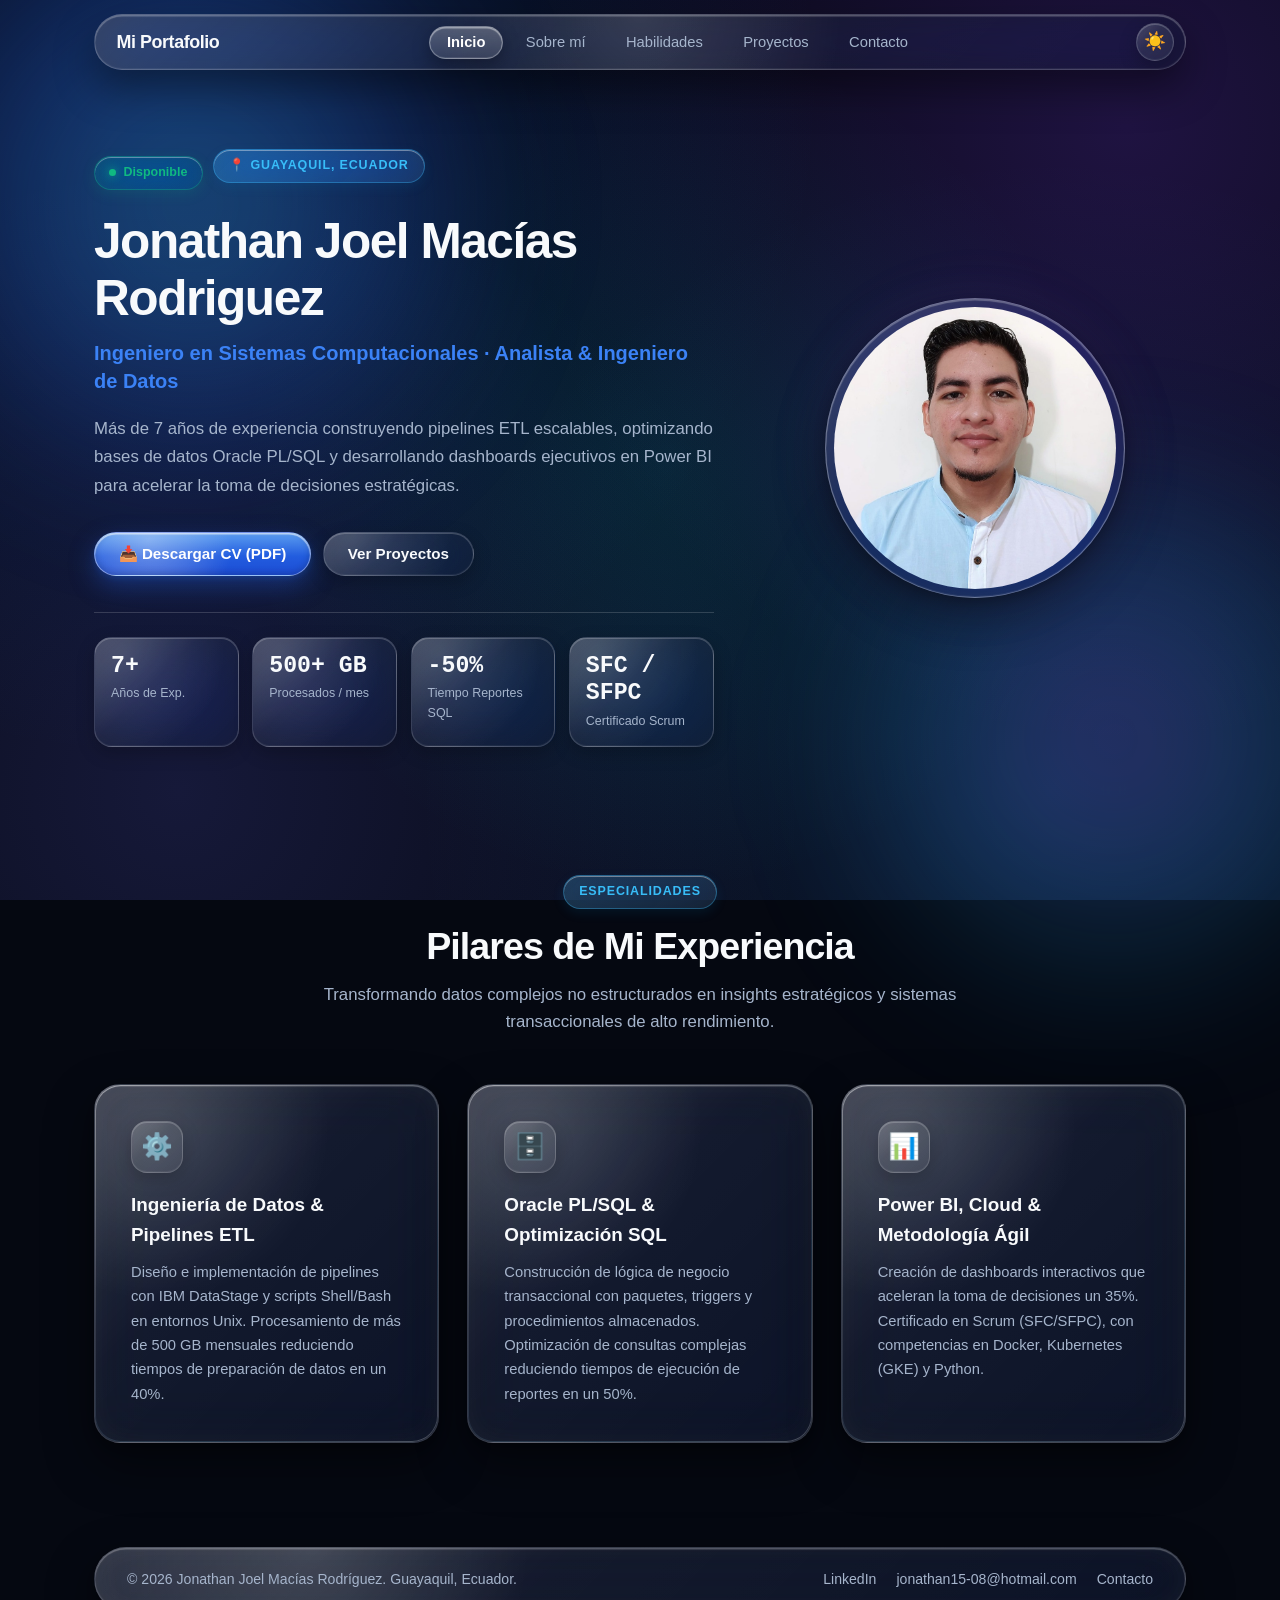
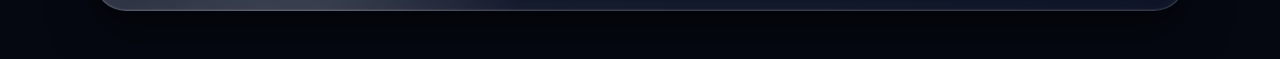
<file: index.html>
<!DOCTYPE html>
<html lang="es">

<head>
    <meta charset="UTF-8">
    <meta name="viewport" content="width=device-width, initial-scale=1.0">
    <title>Inicio | Jonathan Joel Macías Rodriguez - Portafolio</title>
    <!-- Estilos Globales y de Páginas -->
    <link rel="stylesheet" href="css/global.css">
    <link rel="stylesheet" href="css/pages.css">
</head>

<body>
    <!-- Encabezado y Navegación Compartida Flotante (Apple Island) -->
    <header class="site-header">
        <div class="container">
            <nav class="navbar">
                <a href="index.html" class="logo">Mi Portafolio</a>
                <ul class="nav-menu" id="nav-menu">
                    <li><a href="index.html" class="nav-link">Inicio</a></li>
                    <li><a href="about.html" class="nav-link">Sobre mí</a></li>
                    <li><a href="skills.html" class="nav-link">Habilidades</a></li>
                    <li><a href="projects.html" class="nav-link">Proyectos</a></li>
                    <li><a href="contact.html" class="nav-link">Contacto</a></li>
                </ul>
                <div class="header-controls">
                    <button type="button" class="theme-toggle" id="theme-toggle" aria-label="Cambiar tema de color"
                        title="Alternar modo claro / oscuro">
                        <span class="theme-icon" id="theme-icon">☀️</span>
                    </button>
                    <button class="menu-toggle" id="menu-toggle" aria-label="Abrir menú de navegación"
                        aria-expanded="false">
                        <span class="hamburger-bar"></span>
                        <span class="hamburger-bar"></span>
                        <span class="hamburger-bar"></span>
                    </button>
                </div>
            </nav>
        </div>
    </header>

    <!-- Contenido Principal: Inicio -->
    <main>
        <!-- Sección Hero de Presentación -->
        <section class="hero section">
            <div class="container hero-container">
                <div class="hero-content">
                    <div class="hero-tagline">
                        <span class="status-badge"><span class="status-dot"></span> Disponible </span>
                        <span class="section-tag">📍 Guayaquil, Ecuador</span>
                    </div>
                    <h1 class="hero-title">Jonathan Joel Macías Rodriguez</h1>
                    <p class="hero-role">
                        Ingeniero en Sistemas Computacionales · Analista & Ingeniero de Datos
                    </p>
                    <p class="hero-desc">
                        Más de 7 años de experiencia construyendo pipelines ETL escalables, optimizando bases de datos
                        Oracle PL/SQL y desarrollando dashboards ejecutivos en Power BI para acelerar la toma de
                        decisiones estratégicas.
                    </p>
                    <div class="hero-actions">
                        <a href="assets/docs/cv-jonathan-macias.pdf" download="CV_Jonathan_Joel_Macias.pdf"
                            target="_blank" class="btn btn-primary">📥 Descargar CV (PDF)</a>
                        <a href="projects.html" class="btn btn-outline">Ver Proyectos</a>
                    </div>
                    <!-- Métricas Rápidas para Reclutadores -->
                    <div class="recruiter-metrics">
                        <div class="metric-item">
                            <span class="metric-number">7+</span>
                            <span class="metric-label">Años de Exp.</span>
                        </div>
                        <div class="metric-item">
                            <span class="metric-number">500+ GB</span>
                            <span class="metric-label">Procesados / mes</span>
                        </div>
                        <div class="metric-item">
                            <span class="metric-number">-50%</span>
                            <span class="metric-label">Tiempo Reportes SQL</span>
                        </div>
                        <div class="metric-item">
                            <span class="metric-number">SFC / SFPC</span>
                            <span class="metric-label">Certificado Scrum</span>
                        </div>
                    </div>
                </div>
                <div class="hero-media">
                    <img src="assets/img/profile.jpg" alt="Foto de perfil de Jonathan Joel Macías Rodríguez"
                        class="hero-avatar">
                </div>
            </div>
        </section>

        <!-- Sección de Fortalezas / Resumen Profesional -->
        <section class="section section-alt">
            <div class="container">
                <header class="section-header">
                    <span class="section-tag">Especialidades</span>
                    <h2 class="section-title">Pilares de Mi Experiencia</h2>
                    <p class="section-subtitle">
                        Transformando datos complejos no estructurados en insights estratégicos y sistemas
                        transaccionales de alto rendimiento.
                    </p>
                </header>

                <div class="highlights-grid">
                    <!-- Tarjeta 1: ETL & Big Data -->
                    <article class="highlight-card">
                        <div class="highlight-icon">⚙️</div>
                        <h3 class="highlight-title">Ingeniería de Datos & Pipelines ETL</h3>
                        <p class="highlight-desc">
                            Diseño e implementación de pipelines con IBM DataStage y scripts Shell/Bash en entornos
                            Unix. Procesamiento de más de 500 GB mensuales reduciendo tiempos de preparación de datos en
                            un 40%.
                        </p>
                    </article>

                    <!-- Tarjeta 2: Bases de Datos & Optimización -->
                    <article class="highlight-card">
                        <div class="highlight-icon">🗄️</div>
                        <h3 class="highlight-title">Oracle PL/SQL & Optimización SQL</h3>
                        <p class="highlight-desc">
                            Construcción de lógica de negocio transaccional con paquetes, triggers y procedimientos
                            almacenados. Optimización de consultas complejas reduciendo tiempos de ejecución de reportes
                            en un 50%.
                        </p>
                    </article>

                    <!-- Tarjeta 3: BI & Cloud -->
                    <article class="highlight-card">
                        <div class="highlight-icon">📊</div>
                        <h3 class="highlight-title">Power BI, Cloud & Metodología Ágil</h3>
                        <p class="highlight-desc">
                            Creación de dashboards interactivos que aceleran la toma de decisiones un 35%. Certificado
                            en Scrum (SFC/SFPC), con competencias en Docker, Kubernetes (GKE) y Python.
                        </p>
                    </article>
                </div>
            </div>
        </section>
    </main>

    <!-- Pie de Página Compartido Flotante -->
    <footer class="site-footer">
        <div class="container">
            <div class="footer-content">
                <p class="footer-copy">
                    &copy; <span id="current-year"></span> Jonathan Joel Macías Rodríguez. Guayaquil, Ecuador.
                </p>
                <div class="footer-social">
                    <a href="https://www.linkedin.com/in/jonathan-macias-9813aa75" target="_blank"
                        rel="noopener noreferrer" class="social-link" aria-label="LinkedIn">LinkedIn</a>
                    <a href="mailto:jonathan15-08@hotmail.com" class="social-link"
                        aria-label="Correo">jonathan15-08@hotmail.com</a>
                    <a href="contact.html" class="social-link">Contacto</a>
                </div>
            </div>
        </div>
    </footer>

    <!-- Scripts Globales -->
    <script src="js/main.js"></script>
</body>

</html>
</file>
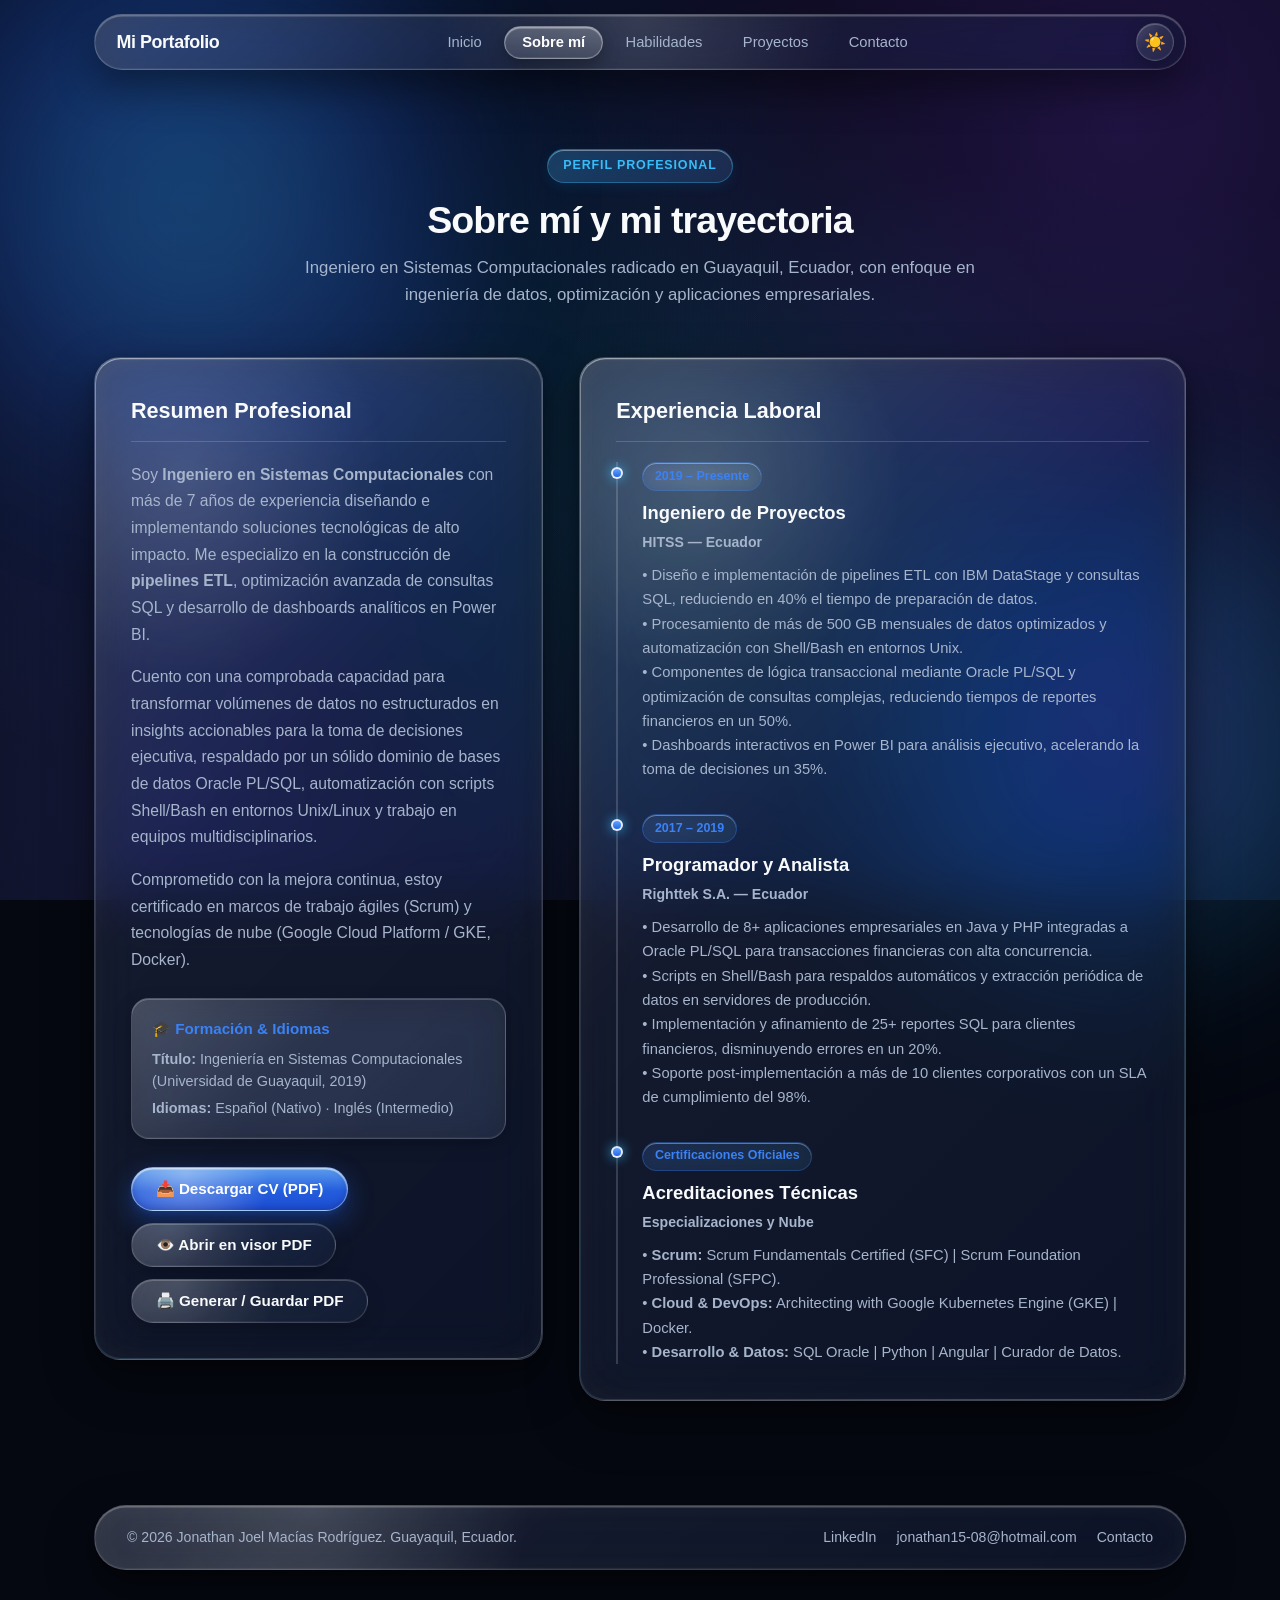
<file: about.html>
<!DOCTYPE html>
<html lang="es">
<head>
  <meta charset="UTF-8">
  <meta name="viewport" content="width=device-width, initial-scale=1.0">
  <title>Sobre mí | Jonathan Joel Macías Rodríguez</title>
  <!-- Estilos Globales y de Páginas -->
  <link rel="stylesheet" href="css/global.css">
  <link rel="stylesheet" href="css/pages.css">
</head>
<body>
  <!-- Encabezado y Navegación Compartida Flotante (Apple Island) -->
  <header class="site-header">
    <div class="container">
      <nav class="navbar">
        <a href="index.html" class="logo">Mi Portafolio</a>
        <ul class="nav-menu" id="nav-menu">
          <li><a href="index.html" class="nav-link">Inicio</a></li>
          <li><a href="about.html" class="nav-link">Sobre mí</a></li>
          <li><a href="skills.html" class="nav-link">Habilidades</a></li>
          <li><a href="projects.html" class="nav-link">Proyectos</a></li>
          <li><a href="contact.html" class="nav-link">Contacto</a></li>
        </ul>
        <div class="header-controls">
          <button type="button" class="theme-toggle" id="theme-toggle" aria-label="Cambiar tema de color" title="Alternar modo claro / oscuro">
            <span class="theme-icon" id="theme-icon">☀️</span>
          </button>
          <button class="menu-toggle" id="menu-toggle" aria-label="Abrir menú de navegación" aria-expanded="false">
            <span class="hamburger-bar"></span>
            <span class="hamburger-bar"></span>
            <span class="hamburger-bar"></span>
          </button>
        </div>
      </nav>
    </div>
  </header>

  <!-- Contenido Principal: Sobre mí -->
  <main>
    <section class="section">
      <div class="container">
        <header class="section-header">
          <span class="section-tag">Perfil Profesional</span>
          <h1 class="section-title">Sobre mí y mi trayectoria</h1>
          <p class="section-subtitle">
            Ingeniero en Sistemas Computacionales radicado en Guayaquil, Ecuador, con enfoque en ingeniería de datos, optimización y aplicaciones empresariales.
          </p>
        </header>

        <!-- Cuadrícula de 2 columnas: Biografía/Datos y Línea de tiempo -->
        <div class="about-grid">
          <!-- Columna Izquierda: Biografía, Educación e Idiomas -->
          <article class="about-card about-bio">
            <h2 class="about-card-title">Resumen Profesional</h2>
            <p class="about-text">
              Soy <strong>Ingeniero en Sistemas Computacionales</strong> con más de 7 años de experiencia diseñando e implementando soluciones tecnológicas de alto impacto. Me especializo en la construcción de <strong>pipelines ETL</strong>, optimización avanzada de consultas SQL y desarrollo de dashboards analíticos en Power BI.
            </p>
            <p class="about-text">
              Cuento con una comprobada capacidad para transformar volúmenes de datos no estructurados en insights accionables para la toma de decisiones ejecutiva, respaldado por un sólido dominio de bases de datos Oracle PL/SQL, automatización con scripts Shell/Bash en entornos Unix/Linux y trabajo en equipos multidisciplinarios.
            </p>
            <p class="about-text">
              Comprometido con la mejora continua, estoy certificado en marcos de trabajo ágiles (Scrum) y tecnologías de nube (Google Cloud Platform / GKE, Docker).
            </p>

            <!-- Datos Clave / Idiomas -->
            <div class="about-key-info">
              <h3 class="about-key-title">🎓 Formación & Idiomas</h3>
              <p class="about-key-item"><strong>Título:</strong> Ingeniería en Sistemas Computacionales (Universidad de Guayaquil, 2019)</p>
              <p class="about-key-item"><strong>Idiomas:</strong> Español (Nativo) · Inglés (Intermedio)</p>
            </div>

            <div class="about-actions">
              <a href="assets/docs/cv-jonathan-macias.pdf" download="CV_Jonathan_Joel_Macias.pdf" target="_blank" class="btn btn-primary">
                📥 Descargar CV (PDF)
              </a>
              <a href="assets/docs/cv-jonathan-macias.pdf" target="_blank" rel="noopener noreferrer" class="btn btn-outline">
                👁️ Abrir en visor PDF
              </a>
              <button type="button" class="btn btn-secondary" onclick="window.print()">
                🖨️ Generar / Guardar PDF
              </button>
            </div>
          </article>

          <!-- Columna Derecha: Línea de tiempo Laboral y Certificaciones -->
          <article class="about-card timeline-card">
            <h2 class="about-card-title">Experiencia Laboral</h2>
            <div class="timeline-list">
              <!-- Empleo 1: HITSS -->
              <div class="timeline-item">
                <span class="timeline-date">2019 – Presente</span>
                <h3 class="timeline-title">Ingeniero de Proyectos</h3>
                <span class="timeline-subtitle">HITSS — Ecuador</span>
                <p class="timeline-desc">
                  • Diseño e implementación de pipelines ETL con IBM DataStage y consultas SQL, reduciendo en 40% el tiempo de preparación de datos.<br>
                  • Procesamiento de más de 500 GB mensuales de datos optimizados y automatización con Shell/Bash en entornos Unix.<br>
                  • Componentes de lógica transaccional mediante Oracle PL/SQL y optimización de consultas complejas, reduciendo tiempos de reportes financieros en un 50%.<br>
                  • Dashboards interactivos en Power BI para análisis ejecutivo, acelerando la toma de decisiones un 35%.
                </p>
              </div>

              <!-- Empleo 2: Righttek S.A. -->
              <div class="timeline-item">
                <span class="timeline-date">2017 – 2019</span>
                <h3 class="timeline-title">Programador y Analista</h3>
                <span class="timeline-subtitle">Righttek S.A. — Ecuador</span>
                <p class="timeline-desc">
                  • Desarrollo de 8+ aplicaciones empresariales en Java y PHP integradas a Oracle PL/SQL para transacciones financieras con alta concurrencia.<br>
                  • Scripts en Shell/Bash para respaldos automáticos y extracción periódica de datos en servidores de producción.<br>
                  • Implementación y afinamiento de 25+ reportes SQL para clientes financieros, disminuyendo errores en un 20%.<br>
                  • Soporte post-implementación a más de 10 clientes corporativos con un SLA de cumplimiento del 98%.
                </p>
              </div>

              <!-- Certificaciones -->
              <div class="timeline-item">
                <span class="timeline-date">Certificaciones Oficiales</span>
                <h3 class="timeline-title">Acreditaciones Técnicas</h3>
                <span class="timeline-subtitle">Especializaciones y Nube</span>
                <p class="timeline-desc">
                  • <strong>Scrum:</strong> Scrum Fundamentals Certified (SFC) | Scrum Foundation Professional (SFPC).<br>
                  • <strong>Cloud & DevOps:</strong> Architecting with Google Kubernetes Engine (GKE) | Docker.<br>
                  • <strong>Desarrollo & Datos:</strong> SQL Oracle | Python | Angular | Curador de Datos.
                </p>
              </div>
            </div>
          </article>
        </div>
      </div>
    </section>
  </main>

  <!-- Pie de Página Compartido Flotante -->
  <footer class="site-footer">
    <div class="container">
      <div class="footer-content">
        <p class="footer-copy">
          &copy; <span id="current-year"></span> Jonathan Joel Macías Rodríguez. Guayaquil, Ecuador.
        </p>
        <div class="footer-social">
          <a href="https://www.linkedin.com/in/jonathan-macias-9813aa75" target="_blank" rel="noopener noreferrer" class="social-link" aria-label="LinkedIn">LinkedIn</a>
          <a href="mailto:jonathan15-08@hotmail.com" class="social-link" aria-label="Correo">jonathan15-08@hotmail.com</a>
          <a href="contact.html" class="social-link">Contacto</a>
        </div>
      </div>
    </div>
  </footer>

  <!-- Scripts Globales -->
  <script src="js/main.js"></script>
</body>
</html>
</file>
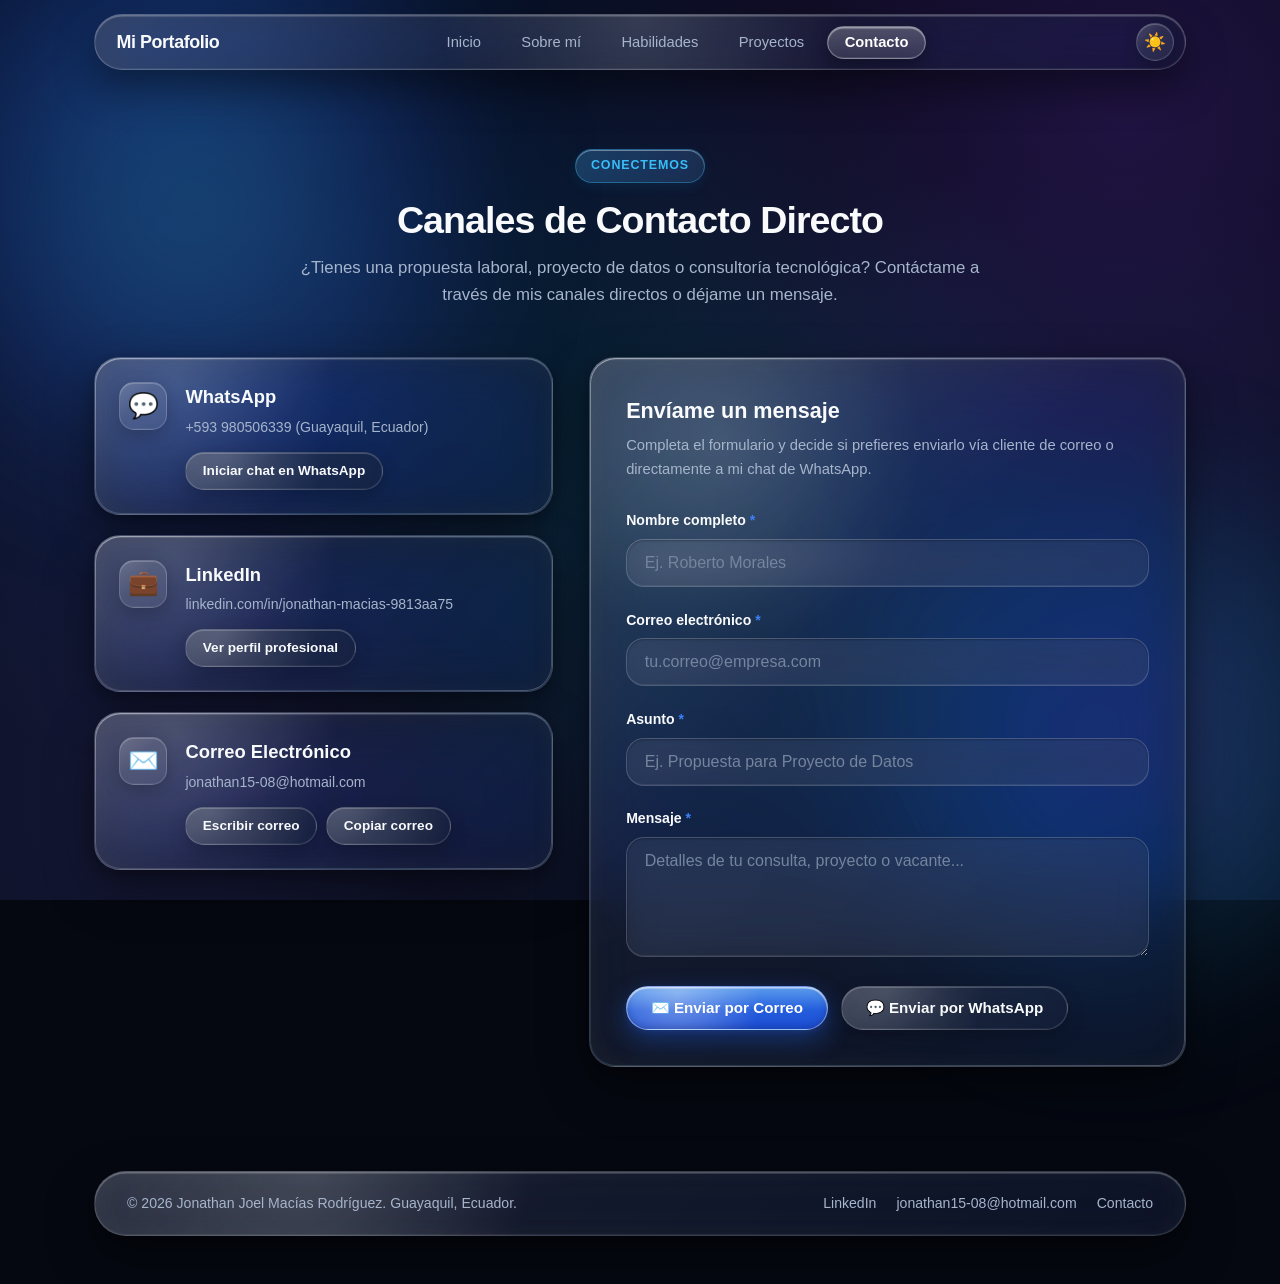
<file: contact.html>
<!DOCTYPE html>
<html lang="es">
<head>
  <meta charset="UTF-8">
  <meta name="viewport" content="width=device-width, initial-scale=1.0">
  <title>Contacto | Jonathan Joel Macías Rodríguez</title>
  <!-- Estilos Globales y de Páginas -->
  <link rel="stylesheet" href="css/global.css">
  <link rel="stylesheet" href="css/pages.css">
</head>
<body>
  <!-- Encabezado y Navegación Compartida Flotante (Apple Island) -->
  <header class="site-header">
    <div class="container">
      <nav class="navbar">
        <a href="index.html" class="logo">Mi Portafolio</a>
        <ul class="nav-menu" id="nav-menu">
          <li><a href="index.html" class="nav-link">Inicio</a></li>
          <li><a href="about.html" class="nav-link">Sobre mí</a></li>
          <li><a href="skills.html" class="nav-link">Habilidades</a></li>
          <li><a href="projects.html" class="nav-link">Proyectos</a></li>
          <li><a href="contact.html" class="nav-link">Contacto</a></li>
        </ul>
        <div class="header-controls">
          <button type="button" class="theme-toggle" id="theme-toggle" aria-label="Cambiar tema de color" title="Alternar modo claro / oscuro">
            <span class="theme-icon" id="theme-icon">☀️</span>
          </button>
          <button class="menu-toggle" id="menu-toggle" aria-label="Abrir menú de navegación" aria-expanded="false">
            <span class="hamburger-bar"></span>
            <span class="hamburger-bar"></span>
            <span class="hamburger-bar"></span>
          </button>
        </div>
      </nav>
    </div>
  </header>

  <!-- Contenido Principal: Contacto -->
  <main>
    <section class="section">
      <div class="container">
        <header class="section-header">
          <span class="section-tag">Conectemos</span>
          <h1 class="section-title">Canales de Contacto Directo</h1>
          <p class="section-subtitle">
            ¿Tienes una propuesta laboral, proyecto de datos o consultoría tecnológica? Contáctame a través de mis canales directos o déjame un mensaje.
          </p>
        </header>

        <!-- Cuadrícula de Contacto: Canales directos y Formulario -->
        <div class="contact-grid">
          <!-- Columna Izquierda: Canales Directos -->
          <div class="contact-channels">
            <!-- Canal 1: WhatsApp -->
            <article class="channel-card">
              <div class="channel-icon">💬</div>
              <div class="channel-info">
                <h2 class="channel-title">WhatsApp</h2>
                <p class="channel-desc">+593 980506339 (Guayaquil, Ecuador)</p>
                <a href="https://wa.me/593980506339?text=Hola%20Jonathan,%20he%20revisado%20tu%20perfil%20profesional%20y%20me%20gustar%C3%ADa%20conversar%20sobre%20una%20oportunidad." 
                   target="_blank" 
                   rel="noopener noreferrer" 
                   class="btn btn-outline btn-sm">
                  Iniciar chat en WhatsApp
                </a>
              </div>
            </article>

            <!-- Canal 2: LinkedIn -->
            <article class="channel-card">
              <div class="channel-icon">💼</div>
              <div class="channel-info">
                <h2 class="channel-title">LinkedIn</h2>
                <p class="channel-desc">linkedin.com/in/jonathan-macias-9813aa75</p>
                <a href="https://www.linkedin.com/in/jonathan-macias-9813aa75" 
                   target="_blank" 
                   rel="noopener noreferrer" 
                   class="btn btn-outline btn-sm">
                  Ver perfil profesional
                </a>
              </div>
            </article>

            <!-- Canal 3: Correo Electrónico -->
            <article class="channel-card">
              <div class="channel-icon">✉️</div>
              <div class="channel-info">
                <h2 class="channel-title">Correo Electrónico</h2>
                <p class="channel-desc" id="email-address-text">jonathan15-08@hotmail.com</p>
                <div class="channel-actions">
                  <a href="mailto:jonathan15-08@hotmail.com" class="btn btn-outline btn-sm">
                    Escribir correo
                  </a>
                  <button type="button" class="btn btn-secondary btn-sm" id="copy-email-btn">
                    Copiar correo
                  </button>
                </div>
              </div>
            </article>
          </div>

          <!-- Columna Derecha: Formulario Validado -->
          <article class="contact-form-card">
            <h2 class="form-card-title">Envíame un mensaje</h2>
            <p class="form-card-subtitle">
              Completa el formulario y decide si prefieres enviarlo vía cliente de correo o directamente a mi chat de WhatsApp.
            </p>

            <form id="contact-form" novalidate>
              <!-- Campo: Nombre -->
              <div class="form-group">
                <label for="name" class="form-label">Nombre completo <span class="required">*</span></label>
                <input type="text" id="name" name="name" class="form-control" placeholder="Ej. Roberto Morales" required>
              </div>

              <!-- Campo: Correo -->
              <div class="form-group">
                <label for="email" class="form-label">Correo electrónico <span class="required">*</span></label>
                <input type="email" id="email" name="email" class="form-control" placeholder="tu.correo@empresa.com" required>
              </div>

              <!-- Campo: Asunto -->
              <div class="form-group">
                <label for="subject" class="form-label">Asunto <span class="required">*</span></label>
                <input type="text" id="subject" name="subject" class="form-control" placeholder="Ej. Propuesta para Proyecto de Datos" required>
              </div>

              <!-- Campo: Mensaje -->
              <div class="form-group">
                <label for="message" class="form-label">Mensaje <span class="required">*</span></label>
                <textarea id="message" name="message" class="form-control" rows="5" placeholder="Detalles de tu consulta, proyecto o vacante..." required></textarea>
              </div>

              <!-- Contenedor para mensajes de validación / feedback -->
              <div id="form-feedback" class="form-feedback" aria-live="polite"></div>

              <!-- Botones de Acción -->
              <div class="form-actions">
                <button type="submit" class="btn btn-primary" id="send-email-btn">
                  ✉️ Enviar por Correo
                </button>
                <button type="button" class="btn btn-outline" id="send-whatsapp-btn">
                  💬 Enviar por WhatsApp
                </button>
              </div>
            </form>
          </article>
        </div>
      </div>
    </section>
  </main>

  <!-- Pie de Página Compartido Flotante -->
  <footer class="site-footer">
    <div class="container">
      <div class="footer-content">
        <p class="footer-copy">
          &copy; <span id="current-year"></span> Jonathan Joel Macías Rodríguez. Guayaquil, Ecuador.
        </p>
        <div class="footer-social">
          <a href="https://www.linkedin.com/in/jonathan-macias-9813aa75" target="_blank" rel="noopener noreferrer" class="social-link" aria-label="LinkedIn">LinkedIn</a>
          <a href="mailto:jonathan15-08@hotmail.com" class="social-link" aria-label="Correo">jonathan15-08@hotmail.com</a>
          <a href="contact.html" class="social-link">Contacto</a>
        </div>
      </div>
    </div>
  </footer>

  <!-- Scripts: Global y Específico de Contacto -->
  <script src="js/main.js"></script>
  <script src="js/contact.js"></script>
</body>
</html>
</file>
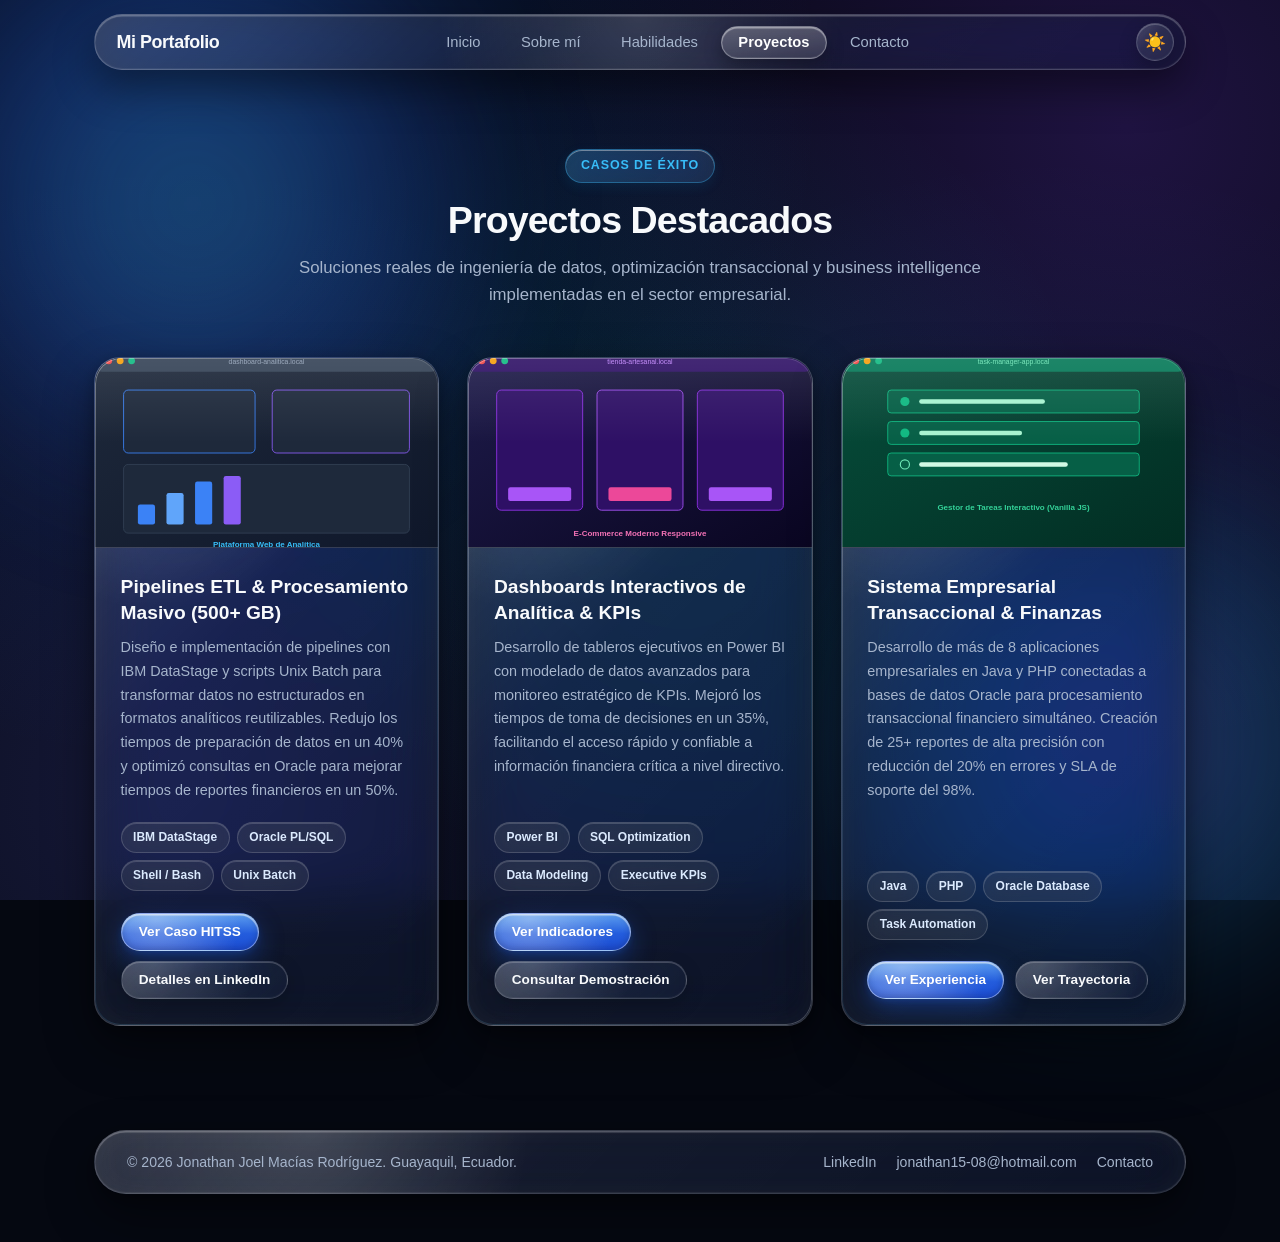
<file: projects.html>
<!DOCTYPE html>
<html lang="es">

<head>
  <meta charset="UTF-8">
  <meta name="viewport" content="width=device-width, initial-scale=1.0">
  <title>Proyectos | Jonathan Joel Macías Rodríguez</title>
  <!-- Estilos Globales y de Páginas -->
  <link rel="stylesheet" href="css/global.css">
  <link rel="stylesheet" href="css/pages.css">
</head>

<body>
  <!-- Encabezado y Navegación Compartida Flotante (Apple Island) -->
  <header class="site-header">
    <div class="container">
      <nav class="navbar">
        <a href="index.html" class="logo">Mi Portafolio</a>
        <ul class="nav-menu" id="nav-menu">
          <li><a href="index.html" class="nav-link">Inicio</a></li>
          <li><a href="about.html" class="nav-link">Sobre mí</a></li>
          <li><a href="skills.html" class="nav-link">Habilidades</a></li>
          <li><a href="projects.html" class="nav-link">Proyectos</a></li>
          <li><a href="contact.html" class="nav-link">Contacto</a></li>
        </ul>
        <div class="header-controls">
          <button type="button" class="theme-toggle" id="theme-toggle" aria-label="Cambiar tema de color"
            title="Alternar modo claro / oscuro">
            <span class="theme-icon" id="theme-icon">☀️</span>
          </button>
          <button class="menu-toggle" id="menu-toggle" aria-label="Abrir menú de navegación" aria-expanded="false">
            <span class="hamburger-bar"></span>
            <span class="hamburger-bar"></span>
            <span class="hamburger-bar"></span>
          </button>
        </div>
      </nav>
    </div>
  </header>

  <!-- Contenido Principal: Proyectos -->
  <main>
    <section class="section">
      <div class="container">
        <header class="section-header">
          <span class="section-tag">Casos de Éxito</span>
          <h1 class="section-title">Proyectos Destacados</h1>
          <p class="section-subtitle">
            Soluciones reales de ingeniería de datos, optimización transaccional y business intelligence implementadas
            en el sector empresarial.
          </p>
        </header>

        <!-- Cuadrícula de Proyectos -->
        <div class="projects-grid">
          <!-- Proyecto 1: Pipeline ETL HITSS -->
          <article class="project-card">
            <div class="project-media">
              <img src="assets/img/project-1.svg" alt="Arquitectura de Pipeline ETL y Datos Masivos"
                class="project-img">
            </div>
            <div class="project-body">
              <h2 class="project-title">Pipelines ETL & Procesamiento Masivo (500+ GB) </h2>
              <p class="project-desc">
                Diseño e implementación de pipelines con IBM DataStage y scripts Unix Batch para transformar datos no
                estructurados en formatos analíticos reutilizables. Redujo los tiempos de preparación de datos en un 40%
                y optimizó consultas en Oracle para mejorar tiempos de reportes financieros en un 50%.
              </p>
              <div class="project-badges">
                <span class="badge">IBM DataStage</span>
                <span class="badge">Oracle PL/SQL</span>
                <span class="badge">Shell / Bash</span>
                <span class="badge">Unix Batch</span>
              </div>
              <div class="project-links">
                <a href="about.html" class="btn btn-primary btn-sm">Ver Caso HITSS</a>
                <a href="https://www.linkedin.com/in/jonathan-macias-9813aa75" target="_blank" rel="noopener noreferrer"
                  class="btn btn-outline btn-sm">Detalles en LinkedIn</a>
              </div>
            </div>
          </article>

          <!-- Proyecto 2: Power BI Dashboard -->
          <article class="project-card">
            <div class="project-media">
              <img src="assets/img/project-2.svg" alt="Tablero Interactivo de Analítica y Power BI" class="project-img">
            </div>
            <div class="project-body">
              <h2 class="project-title">Dashboards Interactivos de Analítica & KPIs</h2>
              <p class="project-desc">
                Desarrollo de tableros ejecutivos en Power BI con modelado de datos avanzados para monitoreo estratégico
                de KPIs. Mejoró los tiempos de toma de decisiones en un 35%, facilitando el acceso rápido y confiable a
                información financiera crítica a nivel directivo.
              </p>
              <div class="project-badges">
                <span class="badge">Power BI</span>
                <span class="badge">SQL Optimization</span>
                <span class="badge">Data Modeling</span>
                <span class="badge">Executive KPIs</span>
              </div>
              <div class="project-links">
                <a href="about.html" class="btn btn-primary btn-sm">Ver Indicadores</a>
                <a href="contact.html" class="btn btn-outline btn-sm">Consultar Demostración</a>
              </div>
            </div>
          </article>

          <!-- Proyecto 3: Aplicaciones Transaccionales Righttek -->
          <article class="project-card">
            <div class="project-media">
              <img src="assets/img/project-3.svg" alt="Sistema Transaccional y Financiero Empresarial"
                class="project-img">
            </div>
            <div class="project-body">
              <h2 class="project-title">Sistema Empresarial Transaccional & Finanzas</h2>
              <p class="project-desc">
                Desarrollo de más de 8 aplicaciones empresariales en Java y PHP conectadas a bases de datos Oracle para
                procesamiento transaccional financiero simultáneo. Creación de 25+ reportes de alta precisión con
                reducción del 20% en errores y SLA de soporte del 98%.
              </p>
              <div class="project-badges">
                <span class="badge">Java</span>
                <span class="badge">PHP</span>
                <span class="badge">Oracle Database</span>
                <span class="badge">Task Automation</span>
              </div>
              <div class="project-links">
                <a href="about.html" class="btn btn-primary btn-sm">Ver Experiencia</a>
                <a href="https://www.linkedin.com/in/jonathan-macias-9813aa75" target="_blank" rel="noopener noreferrer"
                  class="btn btn-outline btn-sm">Ver Trayectoria</a>
              </div>
            </div>
          </article>
        </div>
      </div>
    </section>
  </main>

  <!-- Pie de Página Compartido Flotante -->
  <footer class="site-footer">
    <div class="container">
      <div class="footer-content">
        <p class="footer-copy">
          &copy; <span id="current-year"></span> Jonathan Joel Macías Rodríguez. Guayaquil, Ecuador.
        </p>
        <div class="footer-social">
          <a href="https://www.linkedin.com/in/jonathan-macias-9813aa75" target="_blank" rel="noopener noreferrer"
            class="social-link" aria-label="LinkedIn">LinkedIn</a>
          <a href="mailto:jonathan15-08@hotmail.com" class="social-link"
            aria-label="Correo">jonathan15-08@hotmail.com</a>
          <a href="contact.html" class="social-link">Contacto</a>
        </div>
      </div>
    </div>
  </footer>

  <!-- Scripts Globales -->
  <script src="js/main.js"></script>
</body>

</html>
</file>
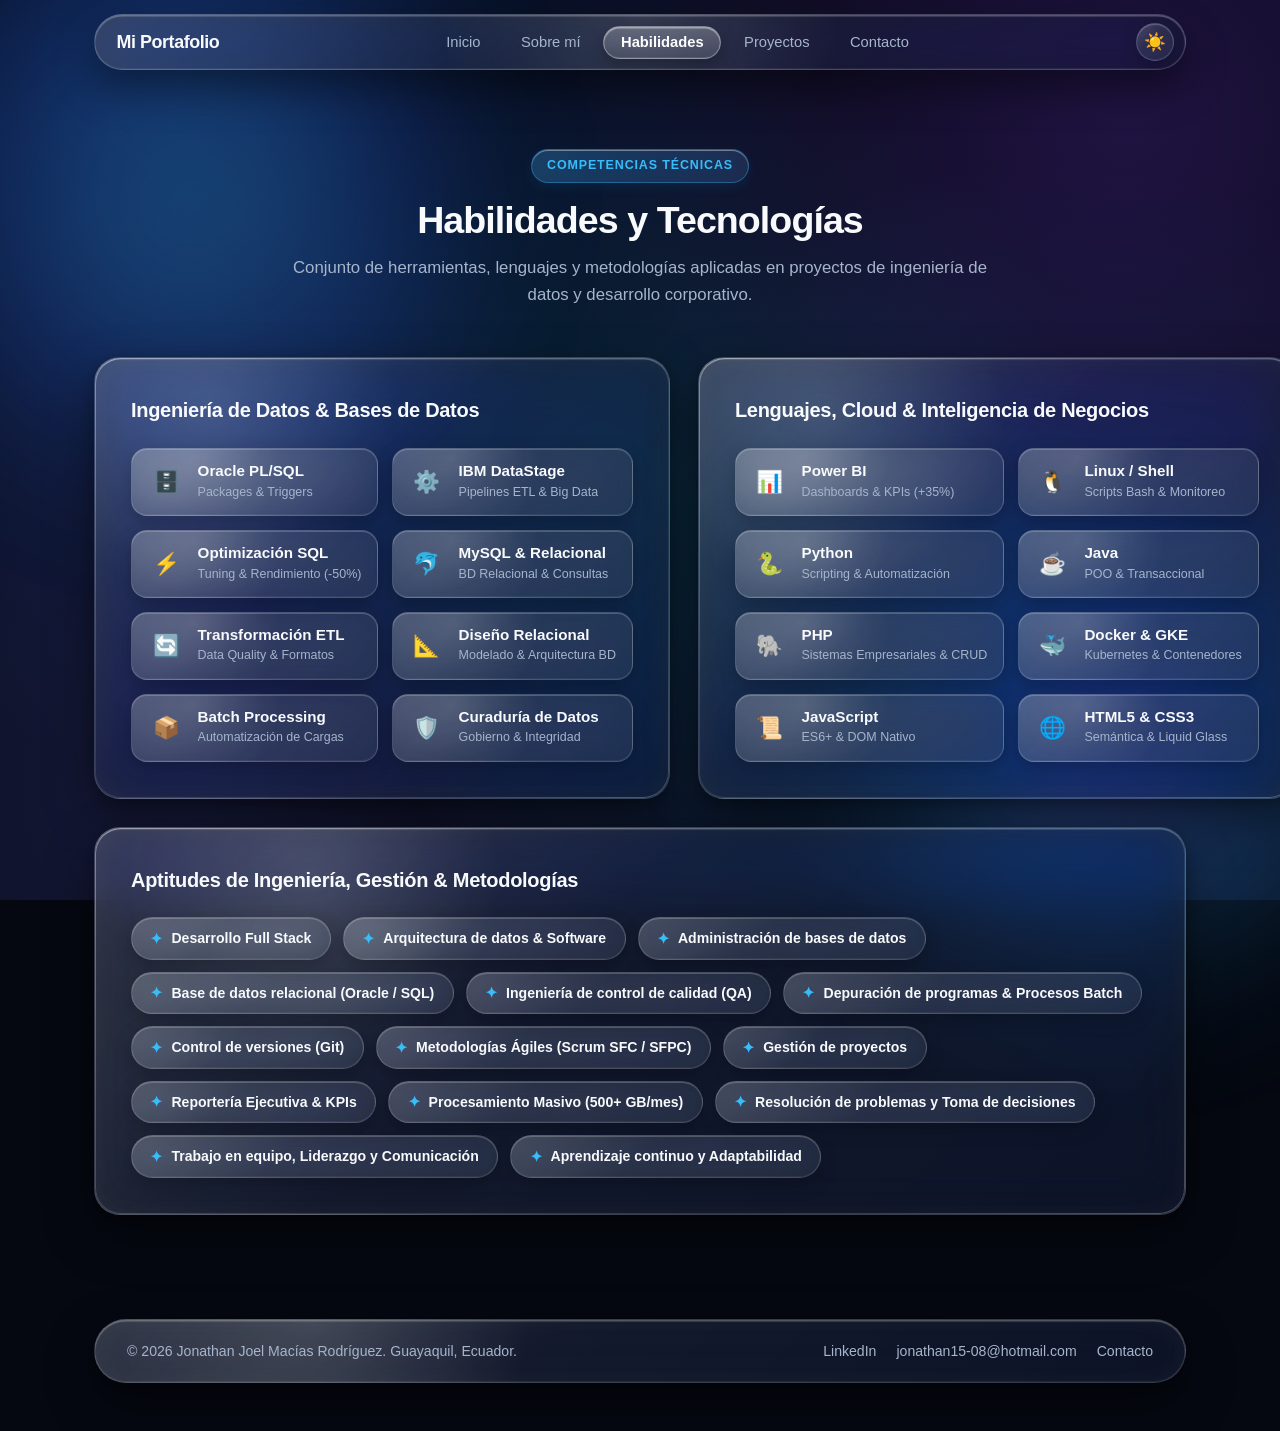
<file: skills.html>
<!DOCTYPE html>
<html lang="es">

<head>
  <meta charset="UTF-8">
  <meta name="viewport" content="width=device-width, initial-scale=1.0">
  <title>Habilidades | Jonathan Joel Macías Rodriguez</title>
  <!-- Estilos Globales y de Páginas -->
  <link rel="stylesheet" href="css/global.css">
  <link rel="stylesheet" href="css/pages.css">
</head>

<body>
  <!-- Encabezado y Navegación Compartida Flotante (Apple Island) -->
  <header class="site-header">
    <div class="container">
      <nav class="navbar">
        <a href="index.html" class="logo">Mi Portafolio</a>
        <ul class="nav-menu" id="nav-menu">
          <li><a href="index.html" class="nav-link">Inicio</a></li>
          <li><a href="about.html" class="nav-link">Sobre mí</a></li>
          <li><a href="skills.html" class="nav-link">Habilidades</a></li>
          <li><a href="projects.html" class="nav-link">Proyectos</a></li>
          <li><a href="contact.html" class="nav-link">Contacto</a></li>
        </ul>
        <div class="header-controls">
          <button type="button" class="theme-toggle" id="theme-toggle" aria-label="Cambiar tema de color"
            title="Alternar modo claro / oscuro">
            <span class="theme-icon" id="theme-icon">☀️</span>
          </button>
          <button class="menu-toggle" id="menu-toggle" aria-label="Abrir menú de navegación" aria-expanded="false">
            <span class="hamburger-bar"></span>
            <span class="hamburger-bar"></span>
            <span class="hamburger-bar"></span>
          </button>
        </div>
      </nav>
    </div>
  </header>

  <!-- Contenido Principal: Habilidades (Réplica del Estilo de Referencia) -->
  <main>
    <section class="section">
      <div class="container">
        <header class="section-header">
          <span class="section-tag">Competencias Técnicas</span>
          <h1 class="section-title">Habilidades y Tecnologías</h1>
          <p class="section-subtitle">
            Conjunto de herramientas, lenguajes y metodologías aplicadas en proyectos de ingeniería de datos y
            desarrollo corporativo.
          </p>
        </header>

        <!-- Cuadrícula Superior: 2 Grandes Tarjetas de Habilidades -->
        <div class="skills-showcase-grid">
          <!-- Tarjeta 1: Datos, ETL & Bases de Datos -->
          <article class="skill-card">
            <h2 class="card-section-title">Ingeniería de Datos & Bases de Datos</h2>
            <div class="capsules-grid">
              <!-- Item 1 -->
              <div class="skill-capsule">
                <span class="capsule-icon">🗄️</span>
                <div class="capsule-content">
                  <span class="capsule-title">Oracle PL/SQL</span>
                  <span class="capsule-subtitle">Packages & Triggers</span>
                </div>
              </div>
              <!-- Item 2 -->
              <div class="skill-capsule">
                <span class="capsule-icon">⚙️</span>
                <div class="capsule-content">
                  <span class="capsule-title">IBM DataStage</span>
                  <span class="capsule-subtitle">Pipelines ETL & Big Data</span>
                </div>
              </div>
              <!-- Item 3 -->
              <div class="skill-capsule">
                <span class="capsule-icon">⚡</span>
                <div class="capsule-content">
                  <span class="capsule-title">Optimización SQL</span>
                  <span class="capsule-subtitle">Tuning & Rendimiento (-50%)</span>
                </div>
              </div>
              <!-- Item 4 -->
              <div class="skill-capsule">
                <span class="capsule-icon">🐬</span>
                <div class="capsule-content">
                  <span class="capsule-title">MySQL & Relacional</span>
                  <span class="capsule-subtitle">BD Relacional & Consultas</span>
                </div>
              </div>
              <!-- Item 5 -->
              <div class="skill-capsule">
                <span class="capsule-icon">🔄</span>
                <div class="capsule-content">
                  <span class="capsule-title">Transformación ETL</span>
                  <span class="capsule-subtitle">Data Quality & Formatos</span>
                </div>
              </div>
              <!-- Item 6 -->
              <div class="skill-capsule">
                <span class="capsule-icon">📐</span>
                <div class="capsule-content">
                  <span class="capsule-title">Diseño Relacional</span>
                  <span class="capsule-subtitle">Modelado & Arquitectura BD</span>
                </div>
              </div>
              <!-- Item 7 -->
              <div class="skill-capsule">
                <span class="capsule-icon">📦</span>
                <div class="capsule-content">
                  <span class="capsule-title">Batch Processing</span>
                  <span class="capsule-subtitle">Automatización de Cargas</span>
                </div>
              </div>
              <!-- Item 8 -->
              <div class="skill-capsule">
                <span class="capsule-icon">🛡️</span>
                <div class="capsule-content">
                  <span class="capsule-title">Curaduría de Datos</span>
                  <span class="capsule-subtitle">Gobierno & Integridad</span>
                </div>
              </div>
            </div>
          </article>

          <!-- Tarjeta 2: Lenguajes, Scripting, Cloud & BI -->
          <article class="skill-card">
            <h2 class="card-section-title">Lenguajes, Cloud & Inteligencia de Negocios</h2>
            <div class="capsules-grid">
              <!-- Item 1 -->
              <div class="skill-capsule">
                <span class="capsule-icon">📊</span>
                <div class="capsule-content">
                  <span class="capsule-title">Power BI</span>
                  <span class="capsule-subtitle">Dashboards & KPIs (+35%)</span>
                </div>
              </div>
              <!-- Item 2 -->
              <div class="skill-capsule">
                <span class="capsule-icon">🐧</span>
                <div class="capsule-content">
                  <span class="capsule-title">Linux / Shell</span>
                  <span class="capsule-subtitle">Scripts Bash & Monitoreo</span>
                </div>
              </div>
              <!-- Item 3 -->
              <div class="skill-capsule">
                <span class="capsule-icon">🐍</span>
                <div class="capsule-content">
                  <span class="capsule-title">Python</span>
                  <span class="capsule-subtitle">Scripting & Automatización</span>
                </div>
              </div>
              <!-- Item 4 -->
              <div class="skill-capsule">
                <span class="capsule-icon">☕</span>
                <div class="capsule-content">
                  <span class="capsule-title">Java</span>
                  <span class="capsule-subtitle">POO & Transaccional</span>
                </div>
              </div>
              <!-- Item 5 -->
              <div class="skill-capsule">
                <span class="capsule-icon">🐘</span>
                <div class="capsule-content">
                  <span class="capsule-title">PHP</span>
                  <span class="capsule-subtitle">Sistemas Empresariales & CRUD</span>
                </div>
              </div>
              <!-- Item 6 -->
              <div class="skill-capsule">
                <span class="capsule-icon">🐳</span>
                <div class="capsule-content">
                  <span class="capsule-title">Docker & GKE</span>
                  <span class="capsule-subtitle">Kubernetes & Contenedores</span>
                </div>
              </div>
              <!-- Item 7 -->
              <div class="skill-capsule">
                <span class="capsule-icon">📜</span>
                <div class="capsule-content">
                  <span class="capsule-title">JavaScript</span>
                  <span class="capsule-subtitle">ES6+ & DOM Nativo</span>
                </div>
              </div>
              <!-- Item 8 -->
              <div class="skill-capsule">
                <span class="capsule-icon">🌐</span>
                <div class="capsule-content">
                  <span class="capsule-title">HTML5 & CSS3</span>
                  <span class="capsule-subtitle">Semántica & Liquid Glass</span>
                </div>
              </div>
            </div>
          </article>
        </div>

        <!-- Tarjeta Inferior de Ancho Completo: Aptitudes & Metodologías -->
        <article class="skill-card full-width-card">
          <h2 class="card-section-title">Aptitudes de Ingeniería, Gestión & Metodologías</h2>
          <div class="aptitudes-grid">
            <span class="aptitude-pill"><span class="sparkle-icon">✦</span> Desarrollo Full Stack</span>
            <span class="aptitude-pill"><span class="sparkle-icon">✦</span> Arquitectura de datos & Software</span>
            <span class="aptitude-pill"><span class="sparkle-icon">✦</span> Administración de bases de datos</span>
            <span class="aptitude-pill"><span class="sparkle-icon">✦</span> Base de datos relacional (Oracle /
              SQL)</span>
            <span class="aptitude-pill"><span class="sparkle-icon">✦</span> Ingeniería de control de calidad (QA)</span>
            <span class="aptitude-pill"><span class="sparkle-icon">✦</span> Depuración de programas & Procesos
              Batch</span>
            <span class="aptitude-pill"><span class="sparkle-icon">✦</span> Control de versiones (Git)</span>
            <span class="aptitude-pill"><span class="sparkle-icon">✦</span> Metodologías Ágiles (Scrum SFC /
              SFPC)</span>
            <span class="aptitude-pill"><span class="sparkle-icon">✦</span> Gestión de proyectos</span>
            <span class="aptitude-pill"><span class="sparkle-icon">✦</span> Reportería Ejecutiva & KPIs</span>
            <span class="aptitude-pill"><span class="sparkle-icon">✦</span> Procesamiento Masivo (500+ GB/mes)</span>
            <span class="aptitude-pill"><span class="sparkle-icon">✦</span> Resolución de problemas y Toma de
              decisiones</span>
            <span class="aptitude-pill"><span class="sparkle-icon">✦</span> Trabajo en equipo, Liderazgo y
              Comunicación</span>
            <span class="aptitude-pill"><span class="sparkle-icon">✦</span> Aprendizaje continuo y Adaptabilidad</span>
          </div>
        </article>
      </div>
    </section>
  </main>

  <!-- Pie de Página Compartido Flotante -->
  <footer class="site-footer">
    <div class="container">
      <div class="footer-content">
        <p class="footer-copy">
          &copy; <span id="current-year"></span> Jonathan Joel Macías Rodríguez. Guayaquil, Ecuador.
        </p>
        <div class="footer-social">
          <a href="https://www.linkedin.com/in/jonathan-macias-9813aa75" target="_blank" rel="noopener noreferrer"
            class="social-link" aria-label="LinkedIn">LinkedIn</a>
          <a href="mailto:jonathan15-08@hotmail.com" class="social-link"
            aria-label="Correo">jonathan15-08@hotmail.com</a>
          <a href="contact.html" class="social-link">Contacto</a>
        </div>
      </div>
    </div>
  </footer>

  <!-- Scripts Globales -->
  <script src="js/main.js"></script>
</body>

</html>
</file>
<file: css/global.css>
/* ==========================================================================
   css/global.css
   Estilos Globales: Estilo iPhone Liquid Glass (iOS 26 Light & Dark)
   ========================================================================== */

/* --------------------------------------------------------------------------
   1. Variables de Identidad Visual: Modo Oscuro por Defecto (Liquid Glass)
   prueba
   -------------------------------------------------------------------------- */
:root {
  /* Fondo Base y Atmósfera Líquida */
  --color-bg: #050811;
  --color-bg-alt: #0b1120;

  /* Superficies Liquid Glass (Dark Crystal) */
  --glass-tint: rgba(20, 29, 50, 0.44);
  --glass-tint-hover: rgba(28, 40, 68, 0.56);
  --glass-tint-nested: rgba(255, 255, 255, 0.06);
  --glass-tint-nested-hover: rgba(255, 255, 255, 0.11);
  --glass-bg: var(--glass-tint);
  --glass-bg-hover: var(--glass-tint-hover);

  /* Reflejo especular y refracción */
  --glass-sheen: linear-gradient(135deg, rgba(255, 255, 255, 0.16) 0%, rgba(255, 255, 255, 0.04) 42%, rgba(255, 255, 255, 0.01) 100%);
  --glass-glare: rgba(255, 255, 255, 0.14);
  --glass-border: rgba(255, 255, 255, 0.16);
  --glass-border-light: rgba(255, 255, 255, 0.34);
  --glass-rim-gradient: linear-gradient(140deg, rgba(255, 255, 255, 0.45) 0%, rgba(255, 255, 255, 0.1) 38%, rgba(56, 189, 248, 0.14) 72%, rgba(255, 255, 255, 0.28) 100%);

  --glass-blur: blur(28px) saturate(210%) brightness(1.06);
  --glass-blur-soft: blur(18px) saturate(185%);

  --glass-shadow:
    0 20px 50px rgba(0, 0, 0, 0.45),
    0 4px 14px rgba(0, 0, 0, 0.25),
    inset 0 1.5px 1px rgba(255, 255, 255, 0.28),
    inset 0 -1px 1px rgba(255, 255, 255, 0.08),
    inset 0 0 28px rgba(255, 255, 255, 0.04);

  --glass-shadow-hover:
    0 26px 60px rgba(0, 0, 0, 0.55),
    0 8px 20px rgba(37, 99, 235, 0.16),
    inset 0 1.5px 1.5px rgba(255, 255, 255, 0.42),
    inset 0 -1px 1px rgba(255, 255, 255, 0.12),
    inset 0 0 32px rgba(255, 255, 255, 0.07);

  --glass-nested-shadow:
    0 6px 18px rgba(0, 0, 0, 0.22),
    inset 0 1px 0 rgba(255, 255, 255, 0.2),
    inset 0 -1px 0 rgba(255, 255, 255, 0.05);

  /* Navbar Flotante tipo Dynamic Island */
  --nav-bg: rgba(17, 24, 42, 0.52);
  --nav-bg-scrolled: rgba(13, 19, 34, 0.72);
  --nav-border: rgba(255, 255, 255, 0.2);
  --nav-shadow:
    0 18px 42px rgba(0, 0, 0, 0.42),
    inset 0 1.5px 1px rgba(255, 255, 255, 0.28),
    inset 0 -1px 1px rgba(255, 255, 255, 0.07);

  /* Elementos Tradicionales */
  --color-surface: var(--glass-bg);
  --color-surface-hover: var(--glass-bg-hover);
  --color-border: var(--glass-border);
  --color-border-light: var(--glass-border-light);

  /* Acentos de Marca iOS */
  --color-primary: #3b82f6;
  --color-primary-hover: #60a5fa;
  --color-secondary: #64748b;
  --color-accent: #38bdf8;

  /* Feedback */
  --color-success: #10b981;
  --color-error: #ef4444;
  --color-warning: #f59e0b;

  /* Tipografía */
  --color-text: #f8fafc;
  --color-text-muted: #a6b5cc;
  --color-text-subtle: #74859e;

  --font-main: -apple-system, BlinkMacSystemFont, "SF Pro Display", "SF Pro Text", "Segoe UI", Roboto, Helvetica, Arial, sans-serif;
  --font-mono: "SF Mono", Monaco, Consolas, "Liberation Mono", Courier, monospace;

  /* Curvaturas Continuas Apple (Squircles) */
  --radius-sm: 12px;
  --radius-md: 18px;
  --radius-lg: 26px;
  --radius-xl: 32px;
  --radius-full: 9999px;

  --max-width: 1140px;
  --transition-fast: 0.2s cubic-bezier(0.22, 1, 0.36, 1);
  --transition-base: 0.32s cubic-bezier(0.22, 1, 0.36, 1);
}

/* --------------------------------------------------------------------------
   Variables Modo Claro (iOS 26 Light Liquid Glass)
   -------------------------------------------------------------------------- */
[data-theme="light"] {
  /* Fondo luminoso perlado con atmósfera de color para refracción */
  --color-bg: #e8effa;
  --color-bg-alt: #dde7f7;

  /* Superficies Cristalinas Translúcidas */
  --glass-tint: rgba(255, 255, 255, 0.48);
  --glass-tint-hover: rgba(255, 255, 255, 0.64);
  --glass-tint-nested: rgba(255, 255, 255, 0.52);
  --glass-tint-nested-hover: rgba(255, 255, 255, 0.78);
  --glass-bg: var(--glass-tint);
  --glass-bg-hover: var(--glass-tint-hover);

  --glass-sheen: linear-gradient(135deg, rgba(255, 255, 255, 0.72) 0%, rgba(255, 255, 255, 0.25) 45%, rgba(255, 255, 255, 0.08) 100%);
  --glass-glare: rgba(255, 255, 255, 0.65);
  --glass-border: rgba(255, 255, 255, 0.68);
  --glass-border-light: rgba(255, 255, 255, 0.92);
  --glass-rim-gradient: linear-gradient(140deg, rgba(255, 255, 255, 0.98) 0%, rgba(255, 255, 255, 0.42) 40%, rgba(147, 197, 253, 0.45) 75%, rgba(255, 255, 255, 0.85) 100%);

  --glass-blur: blur(28px) saturate(210%) brightness(1.04);
  --glass-blur-soft: blur(18px) saturate(190%);

  --glass-shadow:
    0 18px 42px rgba(15, 23, 42, 0.08),
    0 4px 12px rgba(15, 23, 42, 0.04),
    inset 0 1.5px 1px rgba(255, 255, 255, 0.95),
    inset 0 -1px 1px rgba(255, 255, 255, 0.48),
    inset 0 0 24px rgba(255, 255, 255, 0.24);

  --glass-shadow-hover:
    0 24px 54px rgba(15, 23, 42, 0.12),
    0 8px 20px rgba(37, 99, 235, 0.1),
    inset 0 2px 1.5px rgba(255, 255, 255, 1),
    inset 0 -1px 1px rgba(255, 255, 255, 0.58),
    inset 0 0 30px rgba(255, 255, 255, 0.34);

  --glass-nested-shadow:
    0 6px 16px rgba(15, 23, 42, 0.05),
    inset 0 1.5px 1px rgba(255, 255, 255, 0.9),
    inset 0 -1px 0 rgba(255, 255, 255, 0.45);

  /* Navbar Cápsula Flotante Cristalina */
  --nav-bg: rgba(255, 255, 255, 0.56);
  --nav-bg-scrolled: rgba(255, 255, 255, 0.74);
  --nav-border: rgba(255, 255, 255, 0.85);
  --nav-shadow:
    0 14px 36px rgba(15, 23, 42, 0.08),
    0 2px 8px rgba(15, 23, 42, 0.04),
    inset 0 1.5px 1px rgba(255, 255, 255, 0.96),
    inset 0 -1px 1px rgba(255, 255, 255, 0.45);

  --color-surface: var(--glass-bg);
  --color-surface-hover: var(--glass-bg-hover);
  --color-border: var(--glass-border);
  --color-border-light: var(--glass-border-light);

  --color-primary: #2563eb;
  --color-primary-hover: #1d4ed8;
  --color-secondary: #475569;
  --color-accent: #0284c7;

  --color-text: #0b1324;
  --color-text-muted: #3f4f66;
  --color-text-subtle: #64748b;
}

/* --------------------------------------------------------------------------
   2. Reset Universal y Atmósfera Líquida Animada
   -------------------------------------------------------------------------- */
*,
*::before,
*::after {
  margin: 0;
  padding: 0;
  box-sizing: border-box;
}

html {
  font-size: 16px;
  scroll-behavior: smooth;
  overflow-x: hidden;
  width: 100%;
}

body {
  font-family: var(--font-main);
  background-color: var(--color-bg);
  background-image:
    radial-gradient(circle at 12% 10%, rgba(37, 99, 235, 0.24) 0%, transparent 48%),
    radial-gradient(circle at 88% 14%, rgba(124, 58, 237, 0.22) 0%, transparent 45%),
    radial-gradient(circle at 52% 52%, rgba(6, 182, 212, 0.14) 0%, transparent 52%),
    radial-gradient(circle at 82% 88%, rgba(59, 130, 246, 0.18) 0%, transparent 48%),
    radial-gradient(circle at 14% 88%, rgba(99, 102, 241, 0.18) 0%, transparent 46%);
  background-attachment: fixed;
  background-size: 100% 100%;
  color: var(--color-text);
  line-height: 1.6;
  min-height: 100vh;
  display: flex;
  flex-direction: column;
  overflow-x: hidden;
  width: 100%;
  position: relative;
  -webkit-font-smoothing: antialiased;
  transition: background-color var(--transition-base), color var(--transition-base);
}

/* Orbes luminosos flotantes detrás del cristal (refracción Liquid Glass) */
body::before,
body::after {
  content: "";
  position: fixed;
  border-radius: 50%;
  pointer-events: none;
  z-index: -1;
  filter: blur(70px);
  will-change: transform;
}

body::before {
  width: clamp(320px, 46vw, 620px);
  height: clamp(320px, 46vw, 620px);
  top: -10%;
  left: -8%;
  background: radial-gradient(circle, rgba(56, 189, 248, 0.32) 0%, rgba(37, 99, 235, 0.22) 48%, transparent 72%);
  animation: liquidFloatA 18s ease-in-out infinite alternate;
}

body::after {
  width: clamp(300px, 42vw, 560px);
  height: clamp(300px, 42vw, 560px);
  bottom: -12%;
  right: -8%;
  background: radial-gradient(circle, rgba(139, 92, 246, 0.28) 0%, rgba(14, 165, 233, 0.18) 50%, transparent 74%);
  animation: liquidFloatB 22s ease-in-out infinite alternate;
}

[data-theme="light"] body {
  background-image:
    radial-gradient(circle at 10% 12%, rgba(56, 189, 248, 0.34) 0%, transparent 48%),
    radial-gradient(circle at 88% 12%, rgba(167, 139, 250, 0.3) 0%, transparent 45%),
    radial-gradient(circle at 50% 52%, rgba(125, 211, 252, 0.24) 0%, transparent 54%),
    radial-gradient(circle at 84% 88%, rgba(96, 165, 250, 0.28) 0%, transparent 48%),
    radial-gradient(circle at 16% 88%, rgba(196, 181, 253, 0.26) 0%, transparent 46%);
}

[data-theme="light"] body::before {
  background: radial-gradient(circle, rgba(56, 189, 248, 0.42) 0%, rgba(96, 165, 250, 0.26) 50%, transparent 74%);
}

[data-theme="light"] body::after {
  background: radial-gradient(circle, rgba(167, 139, 250, 0.38) 0%, rgba(45, 212, 191, 0.22) 52%, transparent 75%);
}

@keyframes liquidFloatA {
  0% {
    transform: translate3d(0, 0, 0) scale(1);
  }

  100% {
    transform: translate3d(8vw, 6vh, 0) scale(1.12);
  }
}

@keyframes liquidFloatB {
  0% {
    transform: translate3d(0, 0, 0) scale(1);
  }

  100% {
    transform: translate3d(-7vw, -6vh, 0) scale(1.1);
  }
}

main {
  flex: 1 0 auto;
  width: 100%;
}

img,
svg {
  display: block;
  max-width: 100%;
  height: auto;
}

a {
  color: inherit;
  text-decoration: none;
  transition: color var(--transition-fast), opacity var(--transition-fast);
}

ul {
  list-style: none;
}

button,
input,
textarea {
  font-family: inherit;
  font-size: inherit;
  color: inherit;
}

/* --------------------------------------------------------------------------
   3. Clases Utilitarias y Superficies Liquid Glass
   -------------------------------------------------------------------------- */
.container {
  width: 100%;
  max-width: var(--max-width);
  margin-left: auto;
  margin-right: auto;
  padding-left: clamp(1rem, 3.5vw, 1.5rem);
  padding-right: clamp(1rem, 3.5vw, 1.5rem);
}

.section {
  padding-top: clamp(2.5rem, 5vw, 4rem);
  padding-bottom: clamp(2.5rem, 5vw, 4rem);
  width: 100%;
}

.section-alt {
  background-color: transparent;
}

.section-header {
  text-align: center;
  max-width: 720px;
  margin: 0 auto clamp(2rem, 4vw, 3rem) auto;
}

.section-tag {
  display: inline-flex;
  align-items: center;
  gap: 0.4rem;
  font-size: 0.78rem;
  font-weight: 700;
  text-transform: uppercase;
  letter-spacing: 0.07em;
  color: var(--color-accent);
  background:
    linear-gradient(135deg, rgba(56, 189, 248, 0.18), rgba(56, 189, 248, 0.06)),
    var(--glass-tint-nested);
  backdrop-filter: var(--glass-blur-soft);
  -webkit-backdrop-filter: var(--glass-blur-soft);
  border: 1px solid rgba(56, 189, 248, 0.34);
  box-shadow: inset 0 1px 0 rgba(255, 255, 255, 0.38), 0 4px 12px rgba(2, 132, 199, 0.12);
  padding: 0.38rem 0.95rem;
  border-radius: var(--radius-full);
  margin-bottom: 0.85rem;
}

[data-theme="light"] .section-tag {
  background: linear-gradient(135deg, rgba(255, 255, 255, 0.76), rgba(224, 242, 254, 0.62));
  border-color: rgba(255, 255, 255, 0.88);
  box-shadow: inset 0 1px 0 rgba(255, 255, 255, 0.96), 0 6px 16px rgba(2, 132, 199, 0.1);
}

.section-title {
  font-size: clamp(1.8rem, 4vw, 2.35rem);
  font-weight: 800;
  color: var(--color-text);
  letter-spacing: -0.025em;
  line-height: 1.25;
  margin-bottom: 0.75rem;
}

.section-subtitle {
  font-size: clamp(0.95rem, 2vw, 1.05rem);
  color: var(--color-text-muted);
  line-height: 1.6;
}

/* Insignia de Disponibilidad */
.status-badge {
  display: inline-flex;
  align-items: center;
  gap: 0.45rem;
  font-size: 0.78rem;
  font-weight: 700;
  color: #10b981;
  background: linear-gradient(135deg, rgba(16, 185, 129, 0.18), rgba(16, 185, 129, 0.06));
  backdrop-filter: var(--glass-blur-soft);
  -webkit-backdrop-filter: var(--glass-blur-soft);
  border: 1px solid rgba(16, 185, 129, 0.34);
  box-shadow: inset 0 1px 0 rgba(255, 255, 255, 0.35), 0 4px 14px rgba(16, 185, 129, 0.14);
  padding: 0.38rem 0.9rem;
  border-radius: var(--radius-full);
}

[data-theme="light"] .status-badge {
  color: #047857;
  background: linear-gradient(135deg, rgba(255, 255, 255, 0.76), rgba(209, 250, 229, 0.65));
  border-color: rgba(255, 255, 255, 0.88);
  box-shadow: inset 0 1px 0 rgba(255, 255, 255, 0.95), 0 6px 16px rgba(16, 185, 129, 0.12);
}

.status-dot {
  width: 7px;
  height: 7px;
  background-color: var(--color-success);
  border-radius: 50%;
  box-shadow: 0 0 10px rgba(16, 185, 129, 0.9);
  animation: statusPulse 2.4s ease-in-out infinite;
}

@keyframes statusPulse {

  0%,
  100% {
    transform: scale(1);
    box-shadow: 0 0 8px rgba(16, 185, 129, 0.85);
  }

  50% {
    transform: scale(1.22);
    box-shadow: 0 0 14px rgba(16, 185, 129, 1);
  }
}

/* Botones con Estilo iOS Liquid Glass Píldora */
.btn {
  position: relative;
  display: inline-flex;
  align-items: center;
  justify-content: center;
  gap: 0.5rem;
  font-weight: 600;
  font-size: 0.95rem;
  padding: 0.72rem 1.48rem;
  border-radius: var(--radius-full);
  border: 1px solid transparent;
  cursor: pointer;
  transition: transform var(--transition-fast), box-shadow var(--transition-fast), background var(--transition-fast), border-color var(--transition-fast);
  text-align: center;
  line-height: 1.2;
  text-decoration: none;
  min-height: 44px;
  will-change: transform;
}

.btn:active {
  transform: scale(0.97) translateY(0);
}

.btn-primary {
  background:
    radial-gradient(120px circle at var(--gx, 25%) var(--gy, 15%), rgba(255, 255, 255, 0.34), transparent 70%),
    linear-gradient(180deg, rgba(96, 165, 250, 0.95) 0%, rgba(37, 99, 235, 0.92) 55%, rgba(29, 78, 216, 0.98) 100%);
  color: #ffffff;
  border: 1px solid rgba(255, 255, 255, 0.38);
  backdrop-filter: blur(16px) saturate(180%);
  -webkit-backdrop-filter: blur(16px) saturate(180%);
  box-shadow:
    0 10px 26px rgba(37, 99, 235, 0.36),
    0 2px 6px rgba(37, 99, 235, 0.2),
    inset 0 1.5px 1px rgba(255, 255, 255, 0.62),
    inset 0 -2px 6px rgba(15, 23, 42, 0.22);
}

.btn-primary:hover {
  background:
    radial-gradient(120px circle at var(--gx, 25%) var(--gy, 15%), rgba(255, 255, 255, 0.42), transparent 70%),
    linear-gradient(180deg, rgba(147, 197, 253, 0.96) 0%, rgba(59, 130, 246, 0.95) 55%, rgba(37, 99, 235, 1) 100%);
  transform: translateY(-2px);
  box-shadow:
    0 14px 34px rgba(37, 99, 235, 0.48),
    0 4px 10px rgba(56, 189, 248, 0.25),
    inset 0 2px 1px rgba(255, 255, 255, 0.72),
    inset 0 -2px 6px rgba(15, 23, 42, 0.18);
}

.btn-outline,
.btn-secondary {
  background:
    radial-gradient(140px circle at var(--gx, 20%) var(--gy, 10%), var(--glass-glare), transparent 70%),
    var(--glass-sheen),
    var(--glass-bg);
  backdrop-filter: var(--glass-blur);
  -webkit-backdrop-filter: var(--glass-blur);
  color: var(--color-text);
  border: 1px solid var(--glass-border);
  box-shadow: var(--glass-nested-shadow);
}

.btn-outline:hover,
.btn-secondary:hover {
  background:
    radial-gradient(140px circle at var(--gx, 20%) var(--gy, 10%), var(--glass-glare), transparent 70%),
    var(--glass-sheen),
    var(--glass-bg-hover);
  border-color: var(--glass-border-light);
  transform: translateY(-2px);
  box-shadow: var(--glass-shadow-hover);
}

.btn-sm {
  font-size: 0.85rem;
  padding: 0.45rem 1.05rem;
  min-height: 38px;
}

/* Badges Cristalinos */
.badge {
  display: inline-block;
  font-size: 0.75rem;
  font-weight: 600;
  padding: 0.3rem 0.72rem;
  border-radius: var(--radius-full);
  background: var(--glass-tint-nested);
  backdrop-filter: blur(12px);
  -webkit-backdrop-filter: blur(12px);
  color: #dbeafe;
  border: 1px solid var(--glass-border);
  box-shadow: inset 0 1px 0 rgba(255, 255, 255, 0.16);
}

[data-theme="light"] .badge {
  background: rgba(255, 255, 255, 0.62);
  color: #1e293b;
  border-color: rgba(255, 255, 255, 0.88);
  box-shadow: inset 0 1px 0 rgba(255, 255, 255, 0.95), 0 2px 6px rgba(15, 23, 42, 0.04);
}

/* --------------------------------------------------------------------------
   4. Barra de Navegación Flotante en Cápsula (iPhone Liquid Island)
   -------------------------------------------------------------------------- */
.site-header {
  position: sticky;
  top: 0;
  z-index: 1000;
  padding: 0.9rem 0;
  background: transparent;
  width: 100%;
  transition: padding var(--transition-base);
}

.site-header.is-scrolled {
  padding: 0.55rem 0;
}

.navbar {
  display: flex;
  align-items: center;
  justify-content: space-between;
  background:
    radial-gradient(280px circle at var(--gx, 50%) var(--gy, 0%), var(--glass-glare), transparent 72%),
    var(--glass-sheen),
    var(--nav-bg);
  backdrop-filter: var(--glass-blur);
  -webkit-backdrop-filter: var(--glass-blur);
  border: 1px solid var(--nav-border);
  border-radius: var(--radius-full);
  padding: 0.5rem 0.7rem 0.5rem 1.35rem;
  box-shadow: var(--nav-shadow);
  transition: all var(--transition-base);
}

.site-header.is-scrolled .navbar {
  background:
    radial-gradient(280px circle at var(--gx, 50%) var(--gy, 0%), var(--glass-glare), transparent 72%),
    var(--glass-sheen),
    var(--nav-bg-scrolled);
  border-color: var(--glass-border-light);
}

.logo {
  font-size: 1.12rem;
  font-weight: 800;
  letter-spacing: -0.025em;
  color: var(--color-text);
  display: flex;
  align-items: center;
  gap: 0.45rem;
}

.nav-menu {
  display: flex;
  align-items: center;
  gap: 0.3rem;
}

.nav-link {
  font-size: 0.92rem;
  font-weight: 500;
  color: var(--color-text-muted);
  padding: 0.46rem 1.05rem;
  border-radius: var(--radius-full);
  transition: all var(--transition-fast);
  border: 1px solid transparent;
}

.nav-link:hover {
  color: var(--color-text);
  background: rgba(255, 255, 255, 0.34);
  box-shadow: inset 0 1px 0 rgba(255, 255, 255, 0.5);
}

[data-theme="dark"] .nav-link:hover {
  background: rgba(255, 255, 255, 0.09);
  box-shadow: inset 0 1px 0 rgba(255, 255, 255, 0.16);
}

/* Píldora Activa: Gota de Cristal Elevada */
.nav-link.active {
  color: #0b1324;
  background: linear-gradient(180deg, rgba(255, 255, 255, 0.94) 0%, rgba(255, 255, 255, 0.72) 100%);
  font-weight: 700;
  box-shadow:
    0 6px 16px rgba(15, 23, 42, 0.08),
    inset 0 1.5px 1px rgba(255, 255, 255, 1),
    inset 0 -1px 0 rgba(255, 255, 255, 0.5);
  border: 1px solid rgba(255, 255, 255, 0.92);
}

[data-theme="dark"] .nav-link.active {
  color: #ffffff;
  background: linear-gradient(180deg, rgba(255, 255, 255, 0.24) 0%, rgba(255, 255, 255, 0.12) 100%);
  border: 1px solid rgba(255, 255, 255, 0.32);
  box-shadow:
    0 6px 18px rgba(0, 0, 0, 0.3),
    inset 0 1.5px 1px rgba(255, 255, 255, 0.45),
    inset 0 -1px 0 rgba(255, 255, 255, 0.1);
}

.header-controls {
  display: flex;
  align-items: center;
  gap: 0.55rem;
}

/* Botón Modo Claro / Oscuro (Gota Circular) */
.theme-toggle {
  display: inline-flex;
  align-items: center;
  justify-content: center;
  width: 38px;
  height: 38px;
  border-radius: var(--radius-full);
  background: var(--glass-sheen), var(--glass-tint-nested);
  backdrop-filter: var(--glass-blur-soft);
  -webkit-backdrop-filter: var(--glass-blur-soft);
  border: 1px solid var(--glass-border);
  box-shadow: var(--glass-nested-shadow);
  color: var(--color-text);
  cursor: pointer;
  font-size: 1.1rem;
  line-height: 1;
  transition: transform var(--transition-fast), border-color var(--transition-fast), box-shadow var(--transition-fast);
}

.theme-toggle:hover {
  transform: scale(1.07);
  border-color: var(--glass-border-light);
}

.theme-toggle:active {
  transform: scale(0.95);
}

/* Botón Móvil */
.menu-toggle {
  display: none;
  background: var(--glass-sheen), var(--glass-tint-nested);
  backdrop-filter: var(--glass-blur-soft);
  -webkit-backdrop-filter: var(--glass-blur-soft);
  border: 1px solid var(--glass-border);
  border-radius: var(--radius-full);
  cursor: pointer;
  flex-direction: column;
  justify-content: center;
  align-items: center;
  gap: 4px;
  width: 38px;
  height: 38px;
  box-shadow: var(--glass-nested-shadow);
  transition: all var(--transition-fast);
}

.hamburger-bar {
  display: block;
  width: 18px;
  height: 2px;
  background-color: var(--color-text);
  border-radius: 2px;
  transition: transform var(--transition-base), opacity var(--transition-base);
}

/* --------------------------------------------------------------------------
   5. Pie de Página Flotante Liquid Glass (.site-footer)
   -------------------------------------------------------------------------- */
.site-footer {
  background: transparent;
  padding: 2.5rem 0 3rem 0;
  margin-top: auto;
}

.footer-content {
  position: relative;
  display: flex;
  align-items: center;
  justify-content: space-between;
  flex-wrap: wrap;
  gap: 1.25rem;
  background:
    radial-gradient(300px circle at var(--gx, 20%) var(--gy, 0%), var(--glass-glare), transparent 72%),
    var(--glass-sheen),
    var(--glass-bg);
  backdrop-filter: var(--glass-blur);
  -webkit-backdrop-filter: var(--glass-blur);
  border: 1px solid var(--glass-border);
  border-radius: var(--radius-xl);
  padding: 1.25rem 2rem;
  box-shadow: var(--glass-shadow);
}

.footer-copy {
  font-size: 0.88rem;
  color: var(--color-text-muted);
}

.footer-social {
  display: flex;
  align-items: center;
  gap: 1.25rem;
}

.social-link {
  font-size: 0.88rem;
  font-weight: 500;
  color: var(--color-text-muted);
  transition: color var(--transition-fast);
}

.social-link:hover {
  color: var(--color-primary);
}

/* --------------------------------------------------------------------------
   6. Adaptabilidad Tablets y Móviles (< 1024px y < 768px)
   -------------------------------------------------------------------------- */
@media (max-width: 768px) {
  .menu-toggle {
    display: flex;
  }

  /* Menú desplegable flotante estilo tarjeta Liquid Glass de iOS */
  .nav-menu {
    display: none;
    position: absolute;
    top: calc(100% + 10px);
    left: 1rem;
    right: 1rem;
    background: var(--glass-sheen), var(--nav-bg-scrolled);
    backdrop-filter: blur(34px) saturate(220%);
    -webkit-backdrop-filter: blur(34px) saturate(220%);
    border: 1px solid var(--glass-border-light);
    border-radius: var(--radius-xl);
    flex-direction: column;
    padding: 1.1rem;
    gap: 0.45rem;
    box-shadow: var(--glass-shadow-hover);
    z-index: 999;
  }

  .nav-menu.open {
    display: flex;
    animation: slideDownGlass 0.28s cubic-bezier(0.22, 1, 0.36, 1);
  }

  @keyframes slideDownGlass {
    from {
      opacity: 0;
      transform: translateY(-10px) scale(0.97);
    }

    to {
      opacity: 1;
      transform: translateY(0) scale(1);
    }
  }

  .nav-link {
    width: 100%;
    padding: 0.85rem 1.25rem;
    font-size: 1.02rem;
    border-radius: var(--radius-md);
  }

  .footer-content {
    flex-direction: column;
    text-align: center;
    gap: 1rem;
    padding: 1.5rem;
  }
}

/* Respetar preferencia de movimiento reducido */
@media (prefers-reduced-motion: reduce) {

  body::before,
  body::after,
  .status-dot {
    animation: none;
  }

  *,
  *::before,
  *::after {
    transition-duration: 0.01ms !important;
  }
}
</file>
<file: css/pages.css>
/* ==========================================================================
   css/pages.css
   Estilos Específicos: Estilo iPhone Liquid Glass (iOS 26 Light & Dark)
   ========================================================================== */

/* Borde prismático especular compartido para tarjetas principales Liquid Glass */
.highlight-card,
.about-card,
.skill-card,
.project-card,
.channel-card,
.contact-form-card {
  position: relative;
}

.highlight-card::after,
.about-card::after,
.skill-card::after,
.project-card::after,
.channel-card::after,
.contact-form-card::after {
  content: "";
  position: absolute;
  inset: 0;
  border-radius: inherit;
  padding: 1px;
  background: var(--glass-rim-gradient);
  -webkit-mask: linear-gradient(#fff 0 0) content-box, linear-gradient(#fff 0 0);
  -webkit-mask-composite: xor;
  mask: linear-gradient(#fff 0 0) content-box, linear-gradient(#fff 0 0);
  mask-composite: exclude;
  pointer-events: none;
  opacity: 0.78;
  transition: opacity var(--transition-base);
}

.highlight-card:hover::after,
.about-card:hover::after,
.skill-card:hover::after,
.project-card:hover::after,
.channel-card:hover::after,
.contact-form-card:hover::after {
  opacity: 1;
}

/* --------------------------------------------------------------------------
   1. PÁGINA 1: INICIO (index.html)
   -------------------------------------------------------------------------- */

/* Sección Hero */
.hero {
  padding-top: clamp(2rem, 5vw, 4rem);
  padding-bottom: clamp(2rem, 5vw, 4rem);
  width: 100%;
}

.hero-container {
  display: grid;
  grid-template-columns: 1.25fr 0.85fr;
  align-items: center;
  gap: clamp(2rem, 4vw, 3.5rem);
}

.hero-tagline {
  display: flex;
  align-items: center;
  gap: 0.65rem;
  flex-wrap: wrap;
  margin-bottom: 1rem;
}

.hero-title {
  font-size: clamp(2.1rem, 5vw, 3.1rem);
  font-weight: 800;
  line-height: 1.15;
  margin-bottom: 0.75rem;
  letter-spacing: -0.03em;
  color: var(--color-text);
}

.hero-role {
  font-size: clamp(1.05rem, 2.5vw, 1.25rem);
  font-weight: 600;
  color: var(--color-primary);
  margin-bottom: 1.25rem;
  line-height: 1.4;
}

.hero-desc {
  font-size: clamp(0.95rem, 2vw, 1.05rem);
  color: var(--color-text-muted);
  line-height: 1.7;
  margin-bottom: 2rem;
  max-width: 620px;
}

.hero-actions {
  display: flex;
  flex-wrap: wrap;
  gap: 0.75rem;
  margin-bottom: 2.25rem;
}

/* Métricas Rápidas: Gotas Liquid Glass */
.recruiter-metrics {
  display: grid;
  grid-template-columns: repeat(4, 1fr);
  gap: 0.85rem;
  padding-top: 1.5rem;
  border-top: 1px solid var(--glass-border);
}

.metric-item {
  background:
    radial-gradient(140px circle at var(--gx, 20%) var(--gy, 15%), var(--glass-glare), transparent 72%),
    var(--glass-sheen),
    var(--glass-bg);
  backdrop-filter: var(--glass-blur);
  -webkit-backdrop-filter: var(--glass-blur);
  border: 1px solid var(--glass-border);
  box-shadow: var(--glass-nested-shadow);
  border-radius: var(--radius-md);
  padding: 0.9rem 1rem;
  display: flex;
  flex-direction: column;
  transition: transform var(--transition-fast), box-shadow var(--transition-fast), border-color var(--transition-fast);
}

.metric-item:hover {
  transform: translateY(-3px);
  border-color: var(--glass-border-light);
  box-shadow: var(--glass-shadow-hover);
}

.metric-number {
  font-size: clamp(1.2rem, 3vw, 1.45rem);
  font-weight: 800;
  color: var(--color-text);
  font-family: var(--font-mono);
  line-height: 1.2;
}

.metric-label {
  font-size: 0.78rem;
  color: var(--color-text-muted);
  font-weight: 500;
  margin-top: 0.22rem;
}

/* Avatar Liquid Glass con Aro Refringente */
.hero-media {
  position: relative;
  display: flex;
  justify-content: center;
  align-items: center;
}

.hero-media::before {
  content: "";
  position: absolute;
  width: clamp(230px, 32vw, 330px);
  height: clamp(230px, 32vw, 330px);
  border-radius: 50%;
  background: radial-gradient(circle, rgba(56, 189, 248, 0.26) 0%, rgba(139, 92, 246, 0.16) 48%, transparent 72%);
  filter: blur(24px);
  z-index: 0;
  pointer-events: none;
}

.hero-avatar {
  position: relative;
  z-index: 1;
  width: clamp(210px, 30vw, 300px);
  height: clamp(210px, 30vw, 300px);
  object-fit: cover;
  object-position: center 20%;
  border-radius: 50%;
  padding: 8px;
  background: var(--glass-sheen), var(--glass-bg);
  backdrop-filter: var(--glass-blur);
  -webkit-backdrop-filter: var(--glass-blur);
  border: 1.5px solid var(--glass-border-light);
  box-shadow: var(--glass-shadow);
  transition: transform var(--transition-base), box-shadow var(--transition-base);
}

.hero-avatar:hover {
  transform: scale(1.03);
  box-shadow: var(--glass-shadow-hover);
}

/* Grilla de Fortalezas (index.html) */
.highlights-grid {
  display: grid;
  grid-template-columns: repeat(3, 1fr);
  gap: clamp(1.2rem, 3vw, 1.75rem);
}

.highlight-card {
  background:
    radial-gradient(240px circle at var(--gx, 18%) var(--gy, 12%), var(--glass-glare), transparent 72%),
    var(--glass-sheen),
    var(--glass-bg);
  backdrop-filter: var(--glass-blur);
  -webkit-backdrop-filter: var(--glass-blur);
  border: 1px solid var(--glass-border);
  box-shadow: var(--glass-shadow);
  border-radius: var(--radius-lg);
  padding: clamp(1.5rem, 3vw, 2.25rem);
  transition: transform var(--transition-base), box-shadow var(--transition-base), background var(--transition-base);
}

.highlight-card:hover {
  transform: translateY(-5px);
  box-shadow: var(--glass-shadow-hover);
}

.highlight-icon {
  width: 52px;
  height: 52px;
  display: inline-flex;
  align-items: center;
  justify-content: center;
  font-size: 1.6rem;
  margin-bottom: 1.1rem;
  border-radius: 16px;
  background: var(--glass-sheen), var(--glass-tint-nested);
  border: 1px solid var(--glass-border);
  box-shadow: var(--glass-nested-shadow);
}

.highlight-title {
  font-size: 1.18rem;
  font-weight: 700;
  margin-bottom: 0.6rem;
  color: var(--color-text);
}

.highlight-desc {
  font-size: 0.92rem;
  color: var(--color-text-muted);
  line-height: 1.65;
}

/* --------------------------------------------------------------------------
   2. PÁGINA 2: SOBRE MÍ (about.html)
   -------------------------------------------------------------------------- */
.about-grid {
  display: grid;
  grid-template-columns: 1fr 1.35fr;
  gap: clamp(1.5rem, 3.5vw, 2.25rem);
  align-items: start;
}

.about-card {
  background:
    radial-gradient(280px circle at var(--gx, 20%) var(--gy, 12%), var(--glass-glare), transparent 72%),
    var(--glass-sheen),
    var(--glass-bg);
  backdrop-filter: var(--glass-blur);
  -webkit-backdrop-filter: var(--glass-blur);
  border: 1px solid var(--glass-border);
  box-shadow: var(--glass-shadow);
  border-radius: var(--radius-lg);
  padding: clamp(1.5rem, 3vw, 2.25rem);
  transition: box-shadow var(--transition-base);
}

.about-card-title {
  font-size: 1.35rem;
  font-weight: 700;
  color: var(--color-text);
  margin-bottom: 1.25rem;
  padding-bottom: 0.75rem;
  border-bottom: 1px solid var(--glass-border);
}

.about-text {
  font-size: 0.98rem;
  color: var(--color-text-muted);
  line-height: 1.7;
  margin-bottom: 1rem;
}

.about-key-info {
  margin-top: 1.5rem;
  padding: 1.15rem 1.25rem;
  background: var(--glass-sheen), var(--glass-tint-nested);
  backdrop-filter: var(--glass-blur-soft);
  -webkit-backdrop-filter: var(--glass-blur-soft);
  border-radius: var(--radius-md);
  border: 1px solid var(--glass-border);
  box-shadow: var(--glass-nested-shadow);
}

.about-key-title {
  font-size: 0.95rem;
  font-weight: 700;
  color: var(--color-primary);
  margin-bottom: 0.5rem;
}

.about-key-item {
  font-size: 0.9rem;
  color: var(--color-text-muted);
  margin-bottom: 0.35rem;
  line-height: 1.5;
}

.about-key-item:last-child {
  margin-bottom: 0;
}

.about-actions {
  display: flex;
  flex-wrap: wrap;
  gap: 0.75rem;
  margin-top: 1.75rem;
}

/* Línea de Tiempo (Timeline) */
.timeline-list {
  position: relative;
  padding-left: 1.5rem;
  border-left: 2px solid var(--glass-border);
  display: flex;
  flex-direction: column;
  gap: 2rem;
  margin-top: 0.75rem;
}

.timeline-item {
  position: relative;
}

.timeline-item::before {
  content: "";
  position: absolute;
  left: calc(-1.5rem - 7px);
  top: 5px;
  width: 12px;
  height: 12px;
  border-radius: 50%;
  background: linear-gradient(180deg, #60a5fa, #2563eb);
  border: 2px solid rgba(255, 255, 255, 0.85);
  box-shadow: 0 0 12px rgba(56, 189, 248, 0.85);
}

.timeline-date {
  display: inline-block;
  font-size: 0.78rem;
  font-weight: 700;
  color: var(--color-primary);
  background: linear-gradient(135deg, rgba(59, 130, 246, 0.16), rgba(56, 189, 248, 0.08));
  backdrop-filter: blur(10px);
  -webkit-backdrop-filter: blur(10px);
  border: 1px solid rgba(59, 130, 246, 0.3);
  box-shadow: inset 0 1px 0 rgba(255, 255, 255, 0.35);
  padding: 0.22rem 0.72rem;
  border-radius: var(--radius-full);
  margin-bottom: 0.45rem;
}

.timeline-title {
  font-size: 1.15rem;
  font-weight: 700;
  color: var(--color-text);
  margin-bottom: 0.2rem;
}

.timeline-subtitle {
  display: block;
  font-size: 0.88rem;
  color: var(--color-text-muted);
  font-weight: 600;
  margin-bottom: 0.6rem;
}

.timeline-desc {
  font-size: 0.92rem;
  color: var(--color-text-muted);
  line-height: 1.65;
}

/* --------------------------------------------------------------------------
   3. PÁGINA 3: HABILIDADES (skills.html) - Cápsulas Liquid Glass Anidadas
   -------------------------------------------------------------------------- */
.skills-showcase-grid {
  display: grid;
  grid-template-columns: repeat(2, 1fr);
  gap: clamp(1.2rem, 3vw, 1.75rem);
  margin-bottom: clamp(1.2rem, 3vw, 1.75rem);
}

/* Tarjeta Contenedora Principal (Squircle 26px) */
.skill-card {
  background:
    radial-gradient(260px circle at var(--gx, 20%) var(--gy, 12%), var(--glass-glare), transparent 72%),
    var(--glass-sheen),
    var(--glass-bg);
  backdrop-filter: var(--glass-blur);
  -webkit-backdrop-filter: var(--glass-blur);
  border: 1px solid var(--glass-border);
  box-shadow: var(--glass-shadow);
  border-radius: var(--radius-lg);
  padding: clamp(1.5rem, 3vw, 2.25rem);
  transition: transform var(--transition-base), box-shadow var(--transition-base);
}

.skill-card:hover {
  transform: translateY(-3px);
  box-shadow: var(--glass-shadow-hover);
}

.card-section-title {
  font-size: 1.25rem;
  font-weight: 800;
  color: var(--color-text);
  margin-bottom: 1.35rem;
  letter-spacing: -0.015em;
}

/* Cuadrícula de Cápsulas (2 columnas dentro de cada tarjeta grande) */
.capsules-grid {
  display: grid;
  grid-template-columns: repeat(2, 1fr);
  gap: 0.85rem;
}

/* Cápsula de Habilidad Individual (Gota Anidada) */
.skill-capsule {
  display: flex;
  align-items: center;
  gap: 0.85rem;
  padding: 0.78rem 1rem;
  background:
    radial-gradient(120px circle at var(--gx, 25%) var(--gy, 15%), var(--glass-glare), transparent 72%),
    var(--glass-sheen),
    var(--glass-tint-nested);
  backdrop-filter: var(--glass-blur-soft);
  -webkit-backdrop-filter: var(--glass-blur-soft);
  border: 1px solid var(--glass-border);
  border-radius: 16px;
  box-shadow: var(--glass-nested-shadow);
  transition: transform var(--transition-fast), box-shadow var(--transition-fast), background var(--transition-fast), border-color var(--transition-fast);
  cursor: default;
}

.skill-capsule:hover {
  transform: translateY(-2px);
  background:
    radial-gradient(120px circle at var(--gx, 25%) var(--gy, 15%), var(--glass-glare), transparent 72%),
    var(--glass-sheen),
    var(--glass-tint-nested-hover);
  border-color: var(--glass-border-light);
  box-shadow: var(--glass-shadow-hover);
}

.capsule-icon {
  width: 36px;
  height: 36px;
  display: flex;
  align-items: center;
  justify-content: center;
  font-size: 1.35rem;
  flex-shrink: 0;
  line-height: 1;
}

.capsule-content {
  display: flex;
  flex-direction: column;
  min-width: 0;
}

.capsule-title {
  font-size: 0.95rem;
  font-weight: 700;
  color: var(--color-text);
  line-height: 1.25;
}

.capsule-subtitle {
  font-size: 0.78rem;
  color: var(--color-text-muted);
  font-weight: 500;
  margin-top: 0.15rem;
  white-space: nowrap;
  overflow: hidden;
  text-overflow: ellipsis;
}

/* Tarjeta Inferior de Ancho Completo: Aptitudes & Metodologías */
.full-width-card {
  width: 100%;
}

.aptitudes-grid {
  display: flex;
  flex-wrap: wrap;
  gap: 0.75rem;
}

.aptitude-pill {
  display: inline-flex;
  align-items: center;
  gap: 0.5rem;
  padding: 0.56rem 1.15rem;
  background: var(--glass-sheen), var(--glass-tint-nested);
  backdrop-filter: var(--glass-blur-soft);
  -webkit-backdrop-filter: var(--glass-blur-soft);
  border: 1px solid var(--glass-border);
  border-radius: var(--radius-full);
  font-size: 0.88rem;
  font-weight: 600;
  color: var(--color-text);
  box-shadow: var(--glass-nested-shadow);
  transition: transform var(--transition-fast), border-color var(--transition-fast), box-shadow var(--transition-fast), background var(--transition-fast);
  cursor: default;
}

.aptitude-pill:hover {
  transform: translateY(-2px);
  background: var(--glass-sheen), var(--glass-tint-nested-hover);
  border-color: var(--glass-border-light);
  box-shadow: 0 10px 22px rgba(37, 99, 235, 0.16), inset 0 1px 0 rgba(255, 255, 255, 0.6);
}

.sparkle-icon {
  color: #0284c7;
  font-size: 0.95rem;
  line-height: 1;
}

[data-theme="dark"] .sparkle-icon {
  color: #38bdf8;
}

/* --------------------------------------------------------------------------
   4. PÁGINA 4: PROYECTOS (projects.html)
   -------------------------------------------------------------------------- */
.projects-grid {
  display: grid;
  grid-template-columns: repeat(3, 1fr);
  gap: clamp(1.2rem, 3vw, 1.75rem);
}

.project-card {
  background:
    radial-gradient(240px circle at var(--gx, 18%) var(--gy, 12%), var(--glass-glare), transparent 72%),
    var(--glass-sheen),
    var(--glass-bg);
  backdrop-filter: var(--glass-blur);
  -webkit-backdrop-filter: var(--glass-blur);
  border: 1px solid var(--glass-border);
  box-shadow: var(--glass-shadow);
  border-radius: var(--radius-lg);
  overflow: hidden;
  display: flex;
  flex-direction: column;
  transition: transform var(--transition-base), box-shadow var(--transition-base);
}

.project-card:hover {
  transform: translateY(-5px);
  box-shadow: var(--glass-shadow-hover);
}

.project-media {
  width: 100%;
  height: 190px;
  background: rgba(255, 255, 255, 0.25);
  overflow: hidden;
  border-bottom: 1px solid var(--glass-border);
  position: relative;
}

.project-media::after {
  content: "";
  position: absolute;
  inset: 0;
  background: linear-gradient(180deg, rgba(255, 255, 255, 0.22) 0%, transparent 45%);
  pointer-events: none;
}

[data-theme="dark"] .project-media {
  background: rgba(11, 16, 28, 0.55);
}

[data-theme="dark"] .project-media::after {
  background: linear-gradient(180deg, rgba(255, 255, 255, 0.1) 0%, transparent 45%);
}

.project-img {
  width: 100%;
  height: 100%;
  object-fit: cover;
  transition: transform 0.45s cubic-bezier(0.22, 1, 0.36, 1);
}

.project-card:hover .project-img {
  transform: scale(1.04);
}

.project-body {
  padding: clamp(1.25rem, 2.5vw, 1.6rem);
  display: flex;
  flex-direction: column;
  flex: 1;
}

.project-title {
  font-size: 1.2rem;
  font-weight: 700;
  color: var(--color-text);
  margin-bottom: 0.65rem;
  line-height: 1.35;
}

.project-desc {
  font-size: 0.9rem;
  color: var(--color-text-muted);
  line-height: 1.65;
  margin-bottom: 1.25rem;
  flex-grow: 1;
}

.project-badges {
  display: flex;
  flex-wrap: wrap;
  gap: 0.45rem;
  margin-bottom: 1.35rem;
}

.project-links {
  display: flex;
  flex-wrap: wrap;
  gap: 0.65rem;
  margin-top: auto;
}

/* --------------------------------------------------------------------------
   5. PÁGINA 5: CONTACTO (contact.html)
   -------------------------------------------------------------------------- */
.contact-grid {
  display: grid;
  grid-template-columns: 1fr 1.3fr;
  gap: clamp(1.5rem, 3.5vw, 2.25rem);
  align-items: start;
}

.contact-channels {
  display: flex;
  flex-direction: column;
  gap: 1.25rem;
}

.channel-card {
  background:
    radial-gradient(220px circle at var(--gx, 18%) var(--gy, 15%), var(--glass-glare), transparent 72%),
    var(--glass-sheen),
    var(--glass-bg);
  backdrop-filter: var(--glass-blur);
  -webkit-backdrop-filter: var(--glass-blur);
  border: 1px solid var(--glass-border);
  box-shadow: var(--glass-shadow);
  border-radius: var(--radius-lg);
  padding: 1.5rem;
  display: flex;
  gap: 1.15rem;
  align-items: flex-start;
  transition: transform var(--transition-fast), box-shadow var(--transition-fast);
}

.channel-card:hover {
  transform: translateY(-3px);
  box-shadow: var(--glass-shadow-hover);
}

.channel-icon {
  width: 48px;
  height: 48px;
  display: inline-flex;
  align-items: center;
  justify-content: center;
  font-size: 1.55rem;
  line-height: 1;
  border-radius: 15px;
  background: var(--glass-sheen), var(--glass-tint-nested);
  border: 1px solid var(--glass-border);
  box-shadow: var(--glass-nested-shadow);
  flex-shrink: 0;
}

.channel-info {
  flex: 1;
  min-width: 0;
}

.channel-title {
  font-size: 1.15rem;
  font-weight: 700;
  color: var(--color-text);
  margin-bottom: 0.25rem;
}

.channel-desc {
  font-size: 0.88rem;
  color: var(--color-text-muted);
  margin-bottom: 0.85rem;
  overflow-wrap: break-word;
  word-break: break-word;
}

.channel-actions {
  display: flex;
  flex-wrap: wrap;
  gap: 0.5rem;
}

/* Tarjeta y Formulario */
.contact-form-card {
  background:
    radial-gradient(280px circle at var(--gx, 22%) var(--gy, 12%), var(--glass-glare), transparent 72%),
    var(--glass-sheen),
    var(--glass-bg);
  backdrop-filter: var(--glass-blur);
  -webkit-backdrop-filter: var(--glass-blur);
  border: 1px solid var(--glass-border);
  box-shadow: var(--glass-shadow);
  border-radius: var(--radius-lg);
  padding: clamp(1.5rem, 3vw, 2.25rem);
}

.form-card-title {
  font-size: 1.35rem;
  font-weight: 700;
  color: var(--color-text);
  margin-bottom: 0.35rem;
}

.form-card-subtitle {
  font-size: 0.92rem;
  color: var(--color-text-muted);
  margin-bottom: 1.75rem;
}

.form-group {
  margin-bottom: 1.35rem;
}

.form-label {
  display: block;
  font-size: 0.88rem;
  font-weight: 600;
  color: var(--color-text);
  margin-bottom: 0.45rem;
}

.form-label .required {
  color: var(--color-primary);
}

.form-control {
  width: 100%;
  background: var(--glass-tint-nested);
  backdrop-filter: var(--glass-blur-soft);
  -webkit-backdrop-filter: var(--glass-blur-soft);
  border: 1px solid var(--glass-border);
  border-radius: var(--radius-md);
  padding: 0.85rem 1.1rem;
  color: var(--color-text);
  font-size: 1rem;
  min-height: 48px;
  box-shadow: inset 0 1px 2px rgba(15, 23, 42, 0.06), inset 0 -1px 0 rgba(255, 255, 255, 0.35);
  transition: all var(--transition-fast);
}

.form-control::placeholder {
  color: var(--color-text-subtle);
}

[data-theme="dark"] .form-control {
  background: rgba(255, 255, 255, 0.06);
  box-shadow: inset 0 1px 2px rgba(0, 0, 0, 0.25), inset 0 -1px 0 rgba(255, 255, 255, 0.08);
}

.form-control:focus {
  outline: none;
  border-color: var(--color-primary);
  background: var(--glass-tint-nested-hover);
  box-shadow: 0 0 0 3px rgba(59, 130, 246, 0.25), inset 0 1px 0 rgba(255, 255, 255, 0.35);
}

.form-control.input-error {
  border-color: var(--color-error);
  box-shadow: 0 0 0 3px rgba(239, 68, 68, 0.25);
}

textarea.form-control {
  resize: vertical;
  min-height: 120px;
}

.form-feedback {
  display: none;
  padding: 0.85rem 1.15rem;
  border-radius: var(--radius-md);
  font-size: 0.9rem;
  font-weight: 500;
  margin-bottom: 1.25rem;
  line-height: 1.5;
  backdrop-filter: blur(12px);
  -webkit-backdrop-filter: blur(12px);
}

.form-feedback.success {
  display: block;
  background-color: rgba(16, 185, 129, 0.16);
  border: 1px solid rgba(16, 185, 129, 0.38);
  color: #047857;
}

[data-theme="dark"] .form-feedback.success {
  color: #6ee7b7;
}

.form-feedback.error {
  display: block;
  background-color: rgba(239, 68, 68, 0.16);
  border: 1px solid rgba(239, 68, 68, 0.38);
  color: #dc2626;
}

[data-theme="dark"] .form-feedback.error {
  color: #fca5a5;
}

.form-actions {
  display: flex;
  flex-wrap: wrap;
  gap: 0.85rem;
}

/* --------------------------------------------------------------------------
   6. RESPONSIVE DESIGN AVANZADO: TABLETS Y MÓVILES
   -------------------------------------------------------------------------- */

/* TABLETS (iPad: 768px a 1024px) */
@media (max-width: 1024px) {
  .hero-container {
    grid-template-columns: 1fr;
    text-align: center;
    gap: 2.25rem;
  }

  .hero-tagline {
    justify-content: center;
  }

  .hero-desc {
    margin-left: auto;
    margin-right: auto;
  }

  .hero-actions {
    justify-content: center;
  }

  .hero-media {
    order: -1;
  }

  .skills-showcase-grid {
    grid-template-columns: 1fr;
  }

  .highlights-grid,
  .projects-grid {
    grid-template-columns: repeat(2, 1fr);
  }

  .about-grid,
  .contact-grid {
    grid-template-columns: 1fr;
    gap: 1.75rem;
  }
}

/* MÓVILES (Smartphones < 768px) */
@media (max-width: 768px) {
  .recruiter-metrics {
    grid-template-columns: repeat(2, 1fr);
    gap: 0.75rem;
  }

  .capsules-grid {
    grid-template-columns: 1fr;
    gap: 0.65rem;
  }

  .highlights-grid,
  .projects-grid {
    grid-template-columns: 1fr;
    gap: 1.25rem;
  }

  .hero-actions,
  .about-actions,
  .project-links,
  .form-actions,
  .channel-actions {
    flex-direction: column;
    width: 100%;
  }

  .hero-actions .btn,
  .about-actions .btn,
  .project-links .btn,
  .form-actions .btn,
  .channel-actions .btn {
    width: 100%;
  }

  .channel-card {
    flex-direction: column;
    gap: 0.85rem;
  }
}

/* PANTALLAS ULTRA COMPACTAS (< 480px) */
@media (max-width: 480px) {
  .hero-title {
    font-size: 2rem;
  }

  .recruiter-metrics {
    grid-template-columns: 1fr 1fr;
    gap: 0.6rem;
  }

  .metric-item {
    padding: 0.75rem 0.65rem;
  }

  .metric-number {
    font-size: 1.2rem;
  }

  .skill-card,
  .about-card,
  .contact-form-card {
    padding: 1.35rem 1.1rem;
  }

  .aptitude-pill {
    width: 100%;
    justify-content: center;
  }
}

/* --------------------------------------------------------------------------
   7. ESTILOS DE IMPRESIÓN (@media print)
   -------------------------------------------------------------------------- */
@media print {

  .site-header,
  .site-footer,
  .about-actions,
  .menu-toggle,
  .theme-toggle,

    .hero-actions,
    body::before,
    body::after,
    .highlight-card::after,
    .about-card::after,
    .skill-card::after,
    .project-card::after,
    .channel-card::after,
    .contact-form-card::after {
      display: none !important;
    }

    body {
      background: #ffffff !important;
      color: #111827 !important;
      font-size: 11pt !important;
      line-height: 1.4 !important;
    }

    .section {
      padding-top: 0.8rem !important;
      padding-bottom: 0.8rem !important;
    }

    .about-grid {
      display: block !important;
    }

    .about-card,
    .skill-card {
      background: transparent !important;
      border: none !important;
      box-shadow: none !important;
      padding: 0 !important;
      margin-bottom: 1.5rem !important;
    }

    .about-card-title,
    .card-section-title {
      color: #0f172a !important;
      border-bottom: 2px solid #2563eb !important;
      font-size: 14pt !important;
    }

    .about-text,
    .timeline-desc {
      color: #374151 !important;
    }

    .timeline-list {
      border-left: 2px solid #94a3b8 !important;
    }

    .timeline-item::before {
      background-color: #2563eb !important;
      border-color: #ffffff !important;
    }

    .timeline-title {
      color: #0f172a !important;
    }

    .timeline-date {
      background-color: #e0f2fe !important;
      color: #0284c7 !important;
      border: 1px solid #bae6fd !important;
    }
  }
</file>
